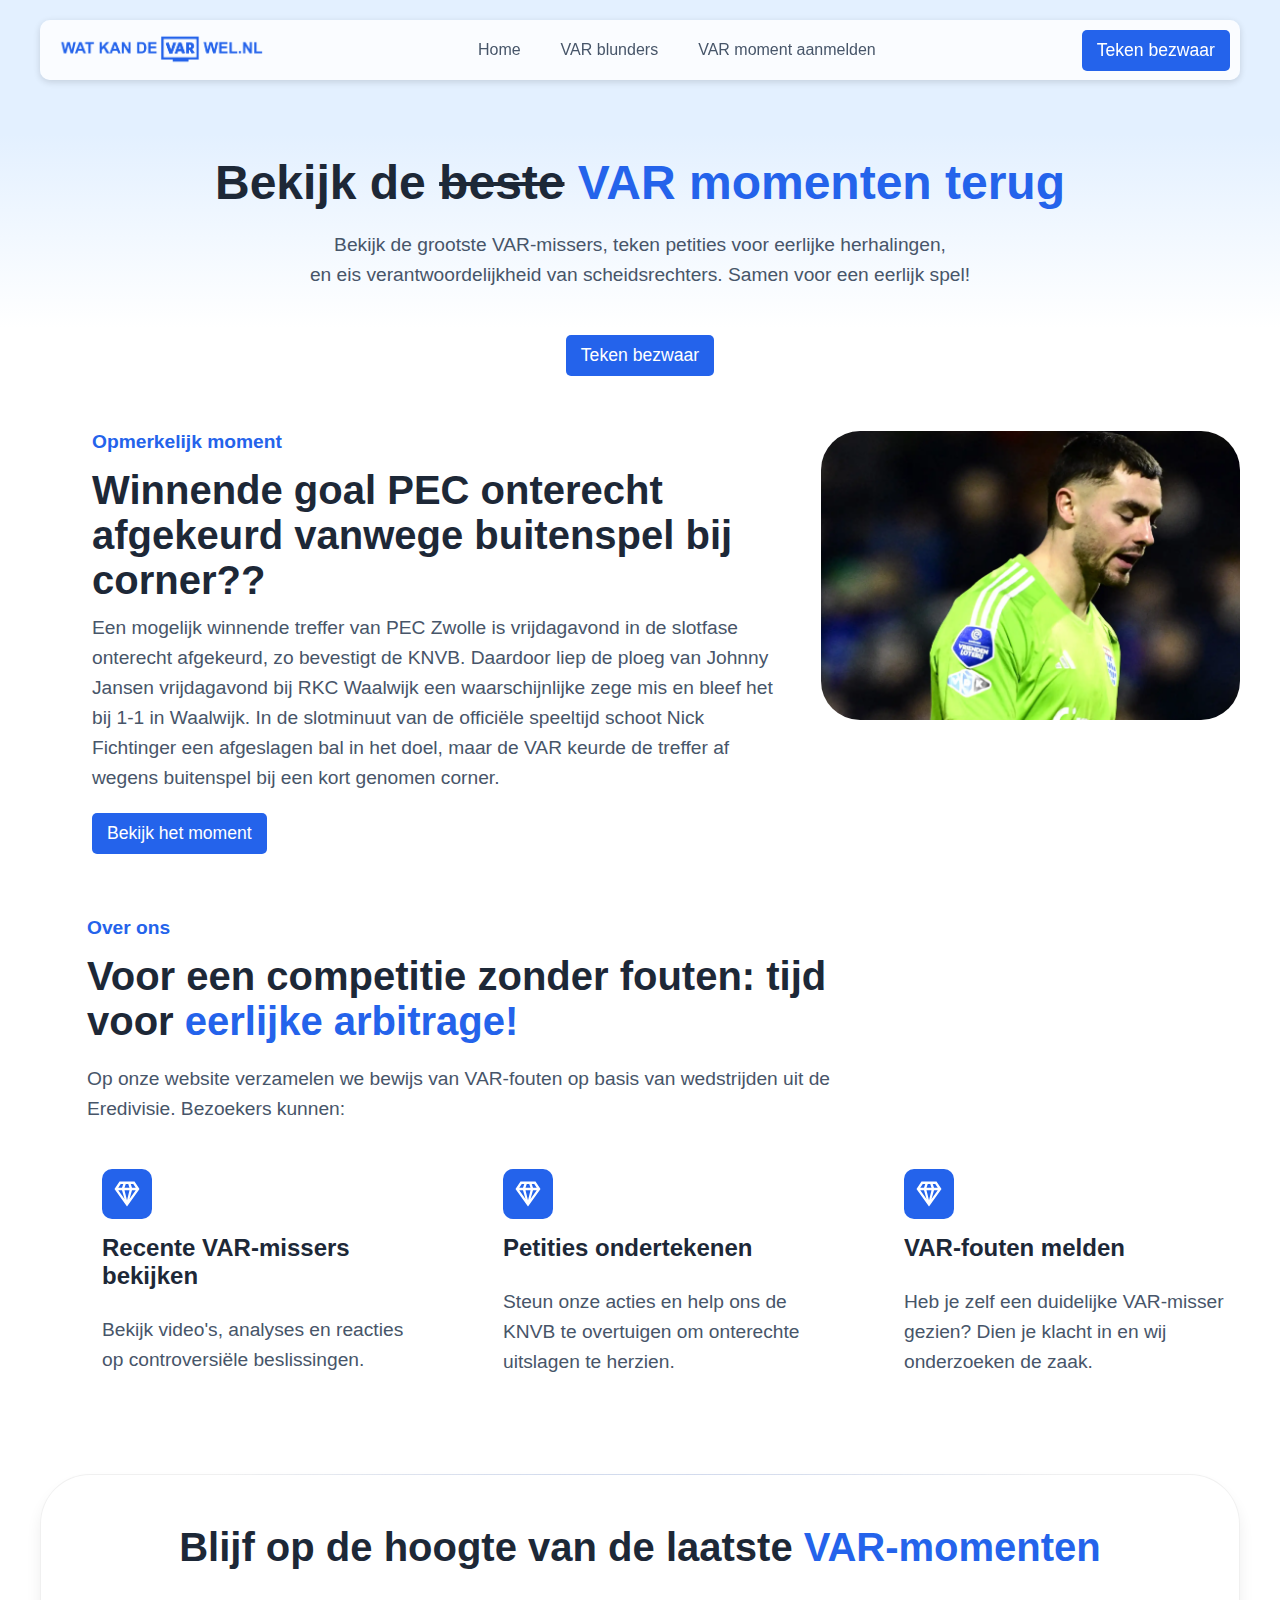
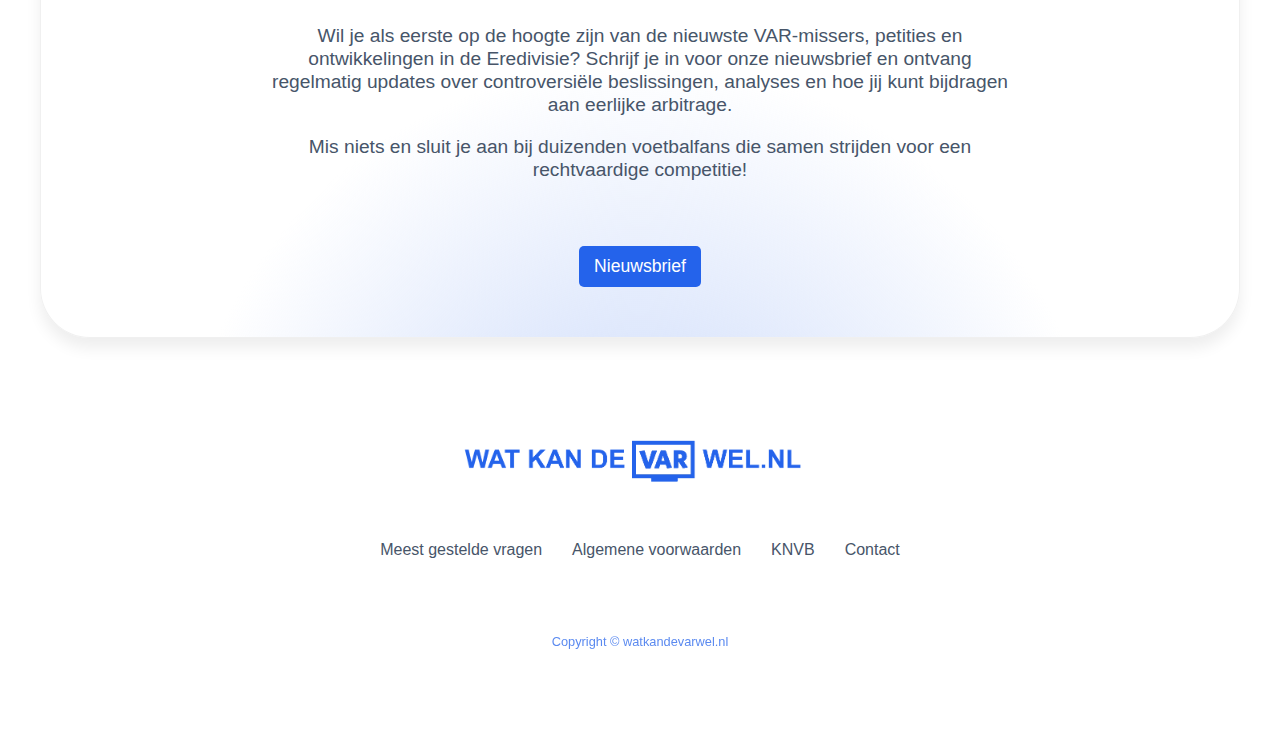
<file: index.html>
<!DOCTYPE html>
<html>
  <head>
    <title>⚽ Wat kan de VAR wel</title>
  <meta charset="utf-8">
  <meta name="viewport" content="width=device-width,initial-scale=1">
  <meta name="robots" content="index,follow">
  <meta name="generator" content="GrapesJS Studio">
  <meta name="description" content="De meest opmerkelijke VAR momenten in de Eredivisie!"/>
  <meta name="keywords" content="VAR fouten Eredivisie VAR blunders voetbal Eredivisie arbitrage fouten Petitie tegen VAR beslissingen VAR controverses Nederland Voetbalfouten Eredivisie Oneerlijke scheidsrechter beslissingen KNVB VAR beslissingen VAR klachten indienen Videoreferee fouten Eredivisie Onterechte VAR beslissingen Voetbalfans tegen VAR fouten Herziening voetbalwedstrijden Eerlijke arbitrage Eredivisie VAR beslissingen analyseren Voetbalpetitie Nederland Controversiële voetbalbeslissingen Protest tegen VAR Nederland VAR probleem melden Voetbal eerlijkheid en transparantie"/>
  <meta property="og:title" content="⚽ Wat kan de VAR wel"/>
  <meta property="og:description" content="De meest opmerkelijke VAR momenten in de Eredivisie!"/>
  <meta property="og:image" content="https://sassets.knvb.nl/sites/knvb.nl/files/styles/ls-1366x768/public/field/image/Doelpunt%20Afgekeurd%20-%20Buitenspel_0.png?itok=xvklH0fV"/>
  <link rel="icon" href="assets/favi.ico"/>
  <link rel="stylesheet" href="./style.css">
  <meta name="google-adsense-account" content="ca-pub-2306386397378799"/>
  </head>
  <body id="iau9"><div id="i6po" class="gjs-grid-row"><div id="itjq" class="gjs-grid-column"><div id="iyd2" class="gjs-grid-row"><div id="iqjl" class="gjs-grid-column"><img id="i55a5r" src="assets/varwel.png"/></div><div id="iffs" class="gjs-grid-column"><div id="it00l" class="gjs-grid-row"><div id="irtfd" class="gjs-grid-column"><a id="icfyb" href="./index.html" class="gjs-link">Home</a><a href="./blunders.html" id="infmy1" class="gjs-link">VAR blunders<br/></a></div><div id="icyzp" class="gjs-grid-column"><a id="i88iz" href="./aanmelden.html" class="gjs-link"><span id="i8p5wh">VAR moment aanmelden<br id="isfmud-2"/></span></a></div></div></div><div id="id7x" class="gjs-grid-column"><a id="i1mew" href="./bezwaar.html" class="gjs-button">Teken bezwaar<br/></a></div></div></div></div><div id="irz7b" class="gjs-grid-row"><div id="iycz3" class="gjs-grid-column"><h1 id="irjua" class="gjs-heading">Bekijk de <span id="imbbi2">beste</span> <span id="i4jn1p" class="gjs-text-blue">VAR momenten terug<br/></span></h1><div id="itndw" class="text-main-content">Bekijk de grootste VAR-missers, teken petities voor eerlijke herhalingen,<br/>en eis verantwoordelijkheid van scheidsrechters. Samen voor een eerlijk spel!</div><a id="iar3s" href="./bezwaar.html" class="gjs-button">Teken bezwaar<br/></a><div id="ijlho5" class="gjs-grid-row"><div id="iz8m8" class="gjs-grid-column"><h4 id="ij2gh" class="gjs-heading gjs-text-blue">Opmerkelijk moment<br/></h4><h2 id="ism014" class="gjs-heading">Winnende goal PEC onterecht afgekeurd vanwege buitenspel bij corner??</h2><div id="igrx8" class="text-main-content"><span class="hljs-tag"></span>Een mogelijk winnende treffer van PEC Zwolle is vrijdagavond in de slotfase onterecht afgekeurd, zo bevestigt de KNVB. Daardoor liep de ploeg van Johnny Jansen vrijdagavond bij RKC Waalwijk een waarschijnlijke zege mis en bleef het bij 1-1 in Waalwijk. In de slotminuut van de officiële speeltijd schoot Nick Fichtinger een afgeslagen bal in het doel, maar de VAR keurde de treffer af wegens buitenspel bij een kort genomen corner.<br/></div><a id="iqx3z1" href="./pec-rkc.html" class="gjs-button">Bekijk het moment<br/></a></div><div id="ifr2ky" class="gjs-grid-column"><img id="i8uo5y" src="assets/gettyimages_2028785298.jpg_auto_webp_format_pjpg_width_3840_quality_60"/></div></div></div></div><script async src="https://pagead2.googlesyndication.com/pagead/js/adsbygoogle.js?client=ca-pub-2306386397378799"
     crossorigin="anonymous"></script>
<ins class="adsbygoogle"
     style="display:block; text-align:center;"
     data-ad-layout="in-article"
     data-ad-format="fluid"
     data-ad-client="ca-pub-2306386397378799"
     data-ad-slot="1709935432"></ins>
<script>
     (adsbygoogle = window.adsbygoogle || []).push({});
</script><div id="ioyxg" class="gjs-grid-row"><div id="i8w4i" class="gjs-grid-column"><h4 id="ihs4lb" class="gjs-heading gjs-text-blue">Over ons<br/></h4><h2 id="iiacm" class="gjs-heading">Voor een competitie zonder fouten: tijd voor <span id="icxfor" class="gjs-text-blue">eerlijke arbitrage!<br/></span></h2><div id="ia21sa" class="text-main-content">Op onze website verzamelen we bewijs van VAR-fouten op basis van wedstrijden uit de Eredivisie. Bezoekers kunnen:</div><div id="ixzh1" class="gjs-grid-row"><div id="ilpi3" class="gjs-grid-column feature-item"><div data-type-icon id="ipmqo6" class="gjs-icon gjs-feature-icon"><svg viewBox="0 0 24 24"><path d="M16 9h3l-5 7m-4-7h4l-2 8M5 9h3l2 7m5-12h2l2 3h-3m-5-3h2l1 3h-4M7 4h2L8 7H5m1-5L2 8l10 14L22 8l-4-6H6z">
  </path></svg></div><h3 id="in9ef" class="gjs-heading">Recente VAR-missers bekijken</h3><div id="i8isa" class="text-main-content">Bekijk video's, analyses en reacties op controversiële beslissingen.</div></div><div id="ic57kq" class="gjs-grid-column feature-item"><div data-type-icon id="ibdusm" class="gjs-icon gjs-feature-icon"><svg viewBox="0 0 24 24"><path d="M16 9h3l-5 7m-4-7h4l-2 8M5 9h3l2 7m5-12h2l2 3h-3m-5-3h2l1 3h-4M7 4h2L8 7H5m1-5L2 8l10 14L22 8l-4-6H6z">
  </path></svg></div><h3 id="ica43q" class="gjs-heading">Petities ondertekenen</h3><div id="ickn3f" class="text-main-content">Steun onze acties en help ons de KNVB te overtuigen om onterechte uitslagen te herzien.</div></div><div id="idv32l" class="gjs-grid-column feature-item"><div data-type-icon id="ipmept" class="gjs-icon gjs-feature-icon"><svg viewBox="0 0 24 24"><path d="M16 9h3l-5 7m-4-7h4l-2 8M5 9h3l2 7m5-12h2l2 3h-3m-5-3h2l1 3h-4M7 4h2L8 7H5m1-5L2 8l10 14L22 8l-4-6H6z"></path></svg></div><h3 id="ieu6p6" class="gjs-heading">VAR-fouten melden</h3><div id="izqkf7" class="text-main-content">Heb je zelf een duidelijke VAR-misser gezien? Dien je klacht in en wij onderzoeken de zaak.</div></div></div></div></div><div id="iz29ek" class="gjs-grid-row"><div id="ik2rdi" class="gjs-grid-column"><h2 id="i83vu9" class="gjs-heading">Blijf op de hoogte van de laatste <span id="i7owfh" class="gjs-text-blue">VAR-momenten</span></h2><div id="in201n" class="text-main-content"><p id="id3a5g">Wil je als eerste op de hoogte zijn van de nieuwste VAR-missers, petities en ontwikkelingen in de Eredivisie? Schrijf je in voor onze nieuwsbrief en ontvang regelmatig updates over controversiële beslissingen, analyses en hoe jij kunt bijdragen aan eerlijke arbitrage.<br/></p><p id="ibxc55">Mis niets en sluit je aan bij duizenden voetbalfans die samen strijden voor een rechtvaardige competitie!</p></div><a id="iwgwt5" href="./nieuwsbrief.html" class="gjs-button">Nieuwsbrief</a></div></div><div id="iv3be5" class="gjs-grid-row"><div id="ilriti" class="gjs-grid-column"><div id="im0rle" class="gjs-grid-row"><div id="iotp6j" class="gjs-grid-column"><img id="isjl16" src="assets/varwel.png"/></div><div id="i1hx7l" class="gjs-grid-column"><a id="ij7g8t" title="" href="./veelgestelde-vragen.html" class="gjs-link">Meest gestelde vragen<br/></a><a id="ipjdtn" href="./voorwaarden.html" class="gjs-link">Algemene voorwaarden<br/></a><a id="ikj01e" href="https://www.knvb.nl/" class="gjs-link">KNVB<br/></a><a id="i2sl68" href="./contact.html" class="gjs-link">Contact</a></div></div><div id="it6g1v" class="gjs-text-blue">Copyright © watkandevarwel.nl<br/></div></div></div></body>
</html>
</file>
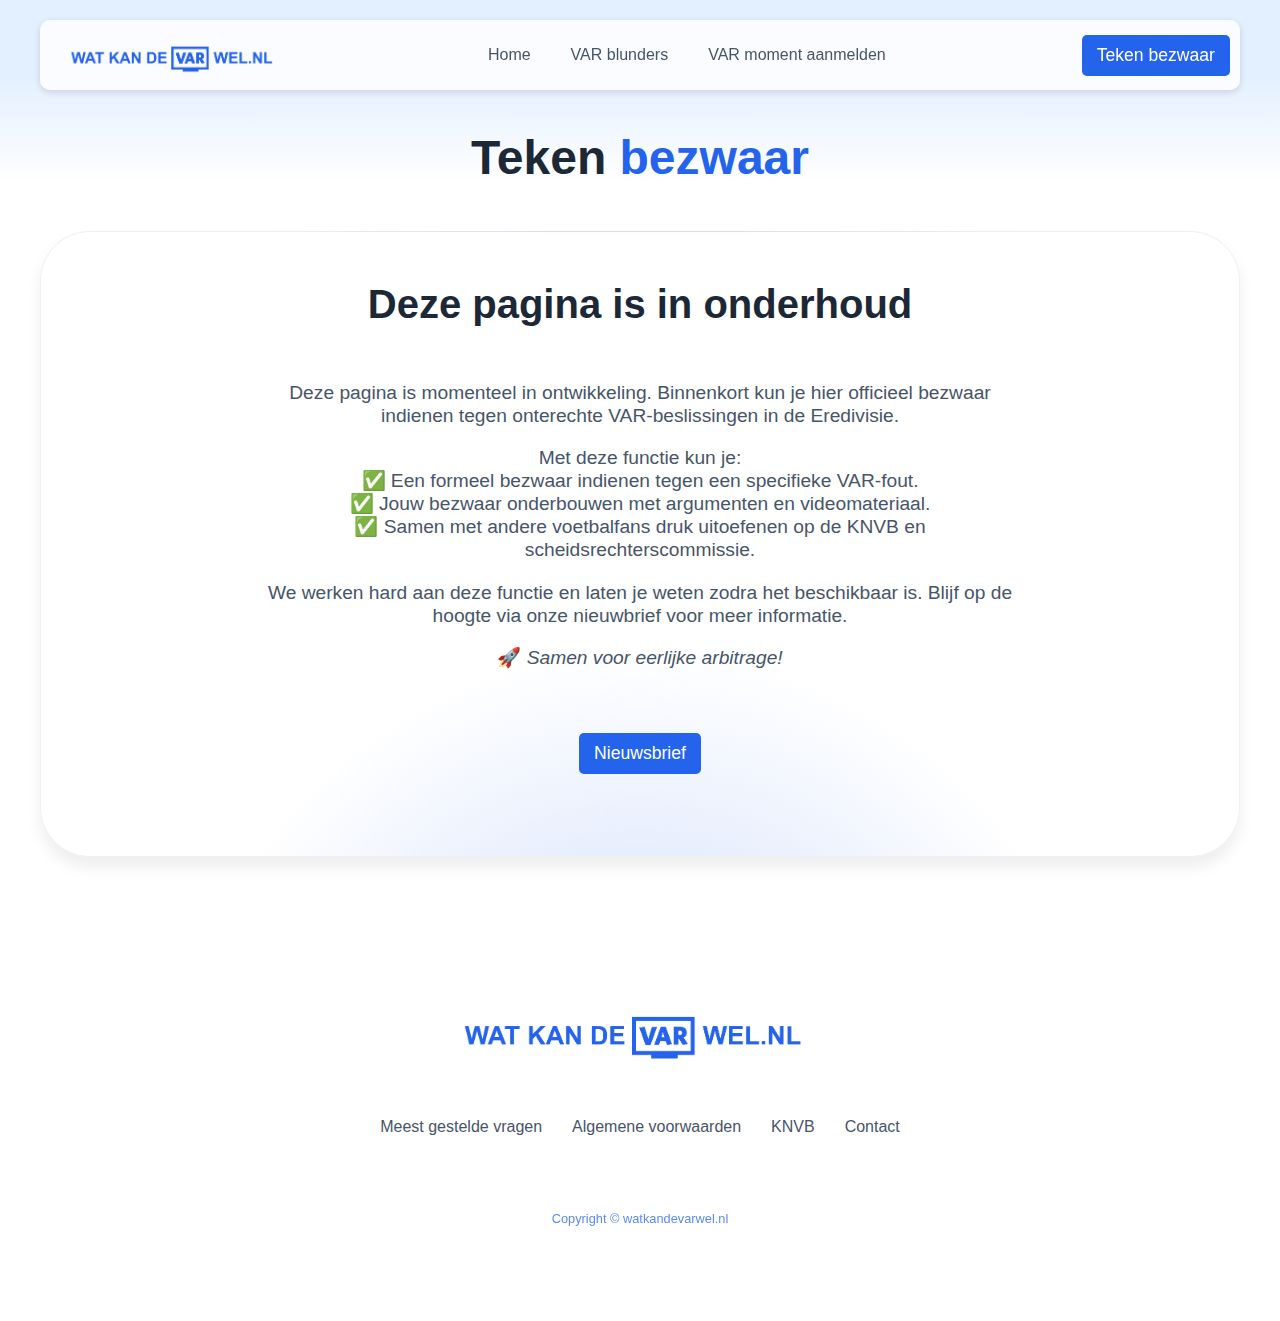
<file: bezwaar.html>
<!DOCTYPE html>
<html>
  <head>
    <title>⚽ Wat kan de VAR wel</title>
  <meta charset="utf-8">
  <meta name="viewport" content="width=device-width,initial-scale=1">
  <meta name="robots" content="index,follow">
  <meta name="generator" content="GrapesJS Studio">
  <meta name="description" content="Bezwaar Indienen tegen VAR-beslissingen |"/>
  <meta name="keywords" content="VAR bezwaar, VAR klacht indienen, onterechte VAR beslissing, Eredivisie arbitrage, KNVB bezwaar, VAR fouten melden, voetbal arbitrage bezwaar, VAR protest, eerlijke arbitrage, herziening wedstrijd Eredivisie."/>
  <meta property="og:title" content="⚽ Wat kan de VAR wel"/>
  <meta property="og:description" content="De meest opmerkelijke VAR momenten in de Eredivisie!"/>
  <meta property="og:image" content="https://sassets.knvb.nl/sites/knvb.nl/files/styles/ls-1366x768/public/field/image/Doelpunt%20Afgekeurd%20-%20Buitenspel_0.png?itok=xvklH0fV"/>
  <link rel="icon" href="assets/favi.ico"/>
  <link rel="stylesheet" href="./style.css">
  </head>
  <body id="ilmvkh"><div id="i3a2ti" class="gjs-grid-row"><div id="i78s1t" class="gjs-grid-column"><div id="ir60ys" class="gjs-grid-row"><div id="icqmho" class="gjs-grid-column"><a href="./index.html" id="i0mk04" class="gjs-link-box"><img src="assets/varwel.png" id="ifq1a5"/></a></div><div id="ii50eo" class="gjs-grid-column"><div id="ig10l8" class="gjs-grid-row"><div id="iq2fvh" class="gjs-grid-column"><a href="./index.html" id="i78sc6" class="gjs-link">Home</a><a href="./blunders.html" id="i3i18e" class="gjs-link">VAR blunders<br/></a></div><div id="imyi5o" class="gjs-grid-column"><a href="./aanmelden.html" id="isvgpt" class="gjs-link"><span>VAR moment aanmelden<br/></span></a></div></div></div><div id="icfunf" class="gjs-grid-column"><a id="iuczvp" href="./bezwaar.html" class="gjs-button">Teken bezwaar<br/></a></div></div></div></div><section id="iau1xu" class="gjs-section"><div class="gjs-container"><h1 id="ikvtcw" class="gjs-heading">Teken <span id="iwoozl" class="gjs-text-blue">bezwaar<br/></span></h1><form method="get" id="i2y83u"></form></div></section><div id="i47tv1" class="gjs-grid-row"><div id="im66im" class="gjs-grid-column"><h2 id="i84kno" class="gjs-heading">Deze pagina is in onderhoud</h2><div id="inwvsg" class="text-main-content"><p>Deze pagina is momenteel in ontwikkeling. Binnenkort kun je hier officieel bezwaar indienen tegen onterechte VAR-beslissingen in de Eredivisie.</p><p id="idwrfs">Met deze functie kun je:<br/>✅ Een formeel bezwaar indienen tegen een specifieke VAR-fout.<br/>✅ Jouw bezwaar onderbouwen met argumenten en videomateriaal.<br/>✅ Samen met andere voetbalfans druk uitoefenen op de KNVB en scheidsrechterscommissie.</p><p id="ifdsv8">We werken hard aan deze functie en laten je weten zodra het beschikbaar is. Blijf op de hoogte via onze nieuwbrief voor meer informatie.</p><p>🚀 <em id="i2spvh">Samen voor eerlijke arbitrage!</em></p></div><a class="gjs-button">Nieuwsbrief</a></div></div><div id="i4x0ii" class="gjs-grid-row"><div id="im86lt" class="gjs-grid-column"><div id="iqxtke" class="gjs-grid-row"><div id="ijkack" class="gjs-grid-column"><img src="assets/varwel.png" id="irjcml"/></div><div id="i96csd" class="gjs-grid-column"><a title="" href="./veelgestelde-vragen.html" id="io6wqg" class="gjs-link">Meest gestelde vragen<br/></a><a href="./voorwaarden.html" id="ivfi1h" class="gjs-link">Algemene voorwaarden<br/></a><a href="https://www.knvb.nl/" id="izy86q" class="gjs-link">KNVB<br/></a><a href="./contact.html" id="iej07m" class="gjs-link">Contact</a></div></div><div id="iocwo2" class="gjs-text-blue">Copyright © watkandevarwel.nl<br/></div></div></div></body>
</html>
</file>
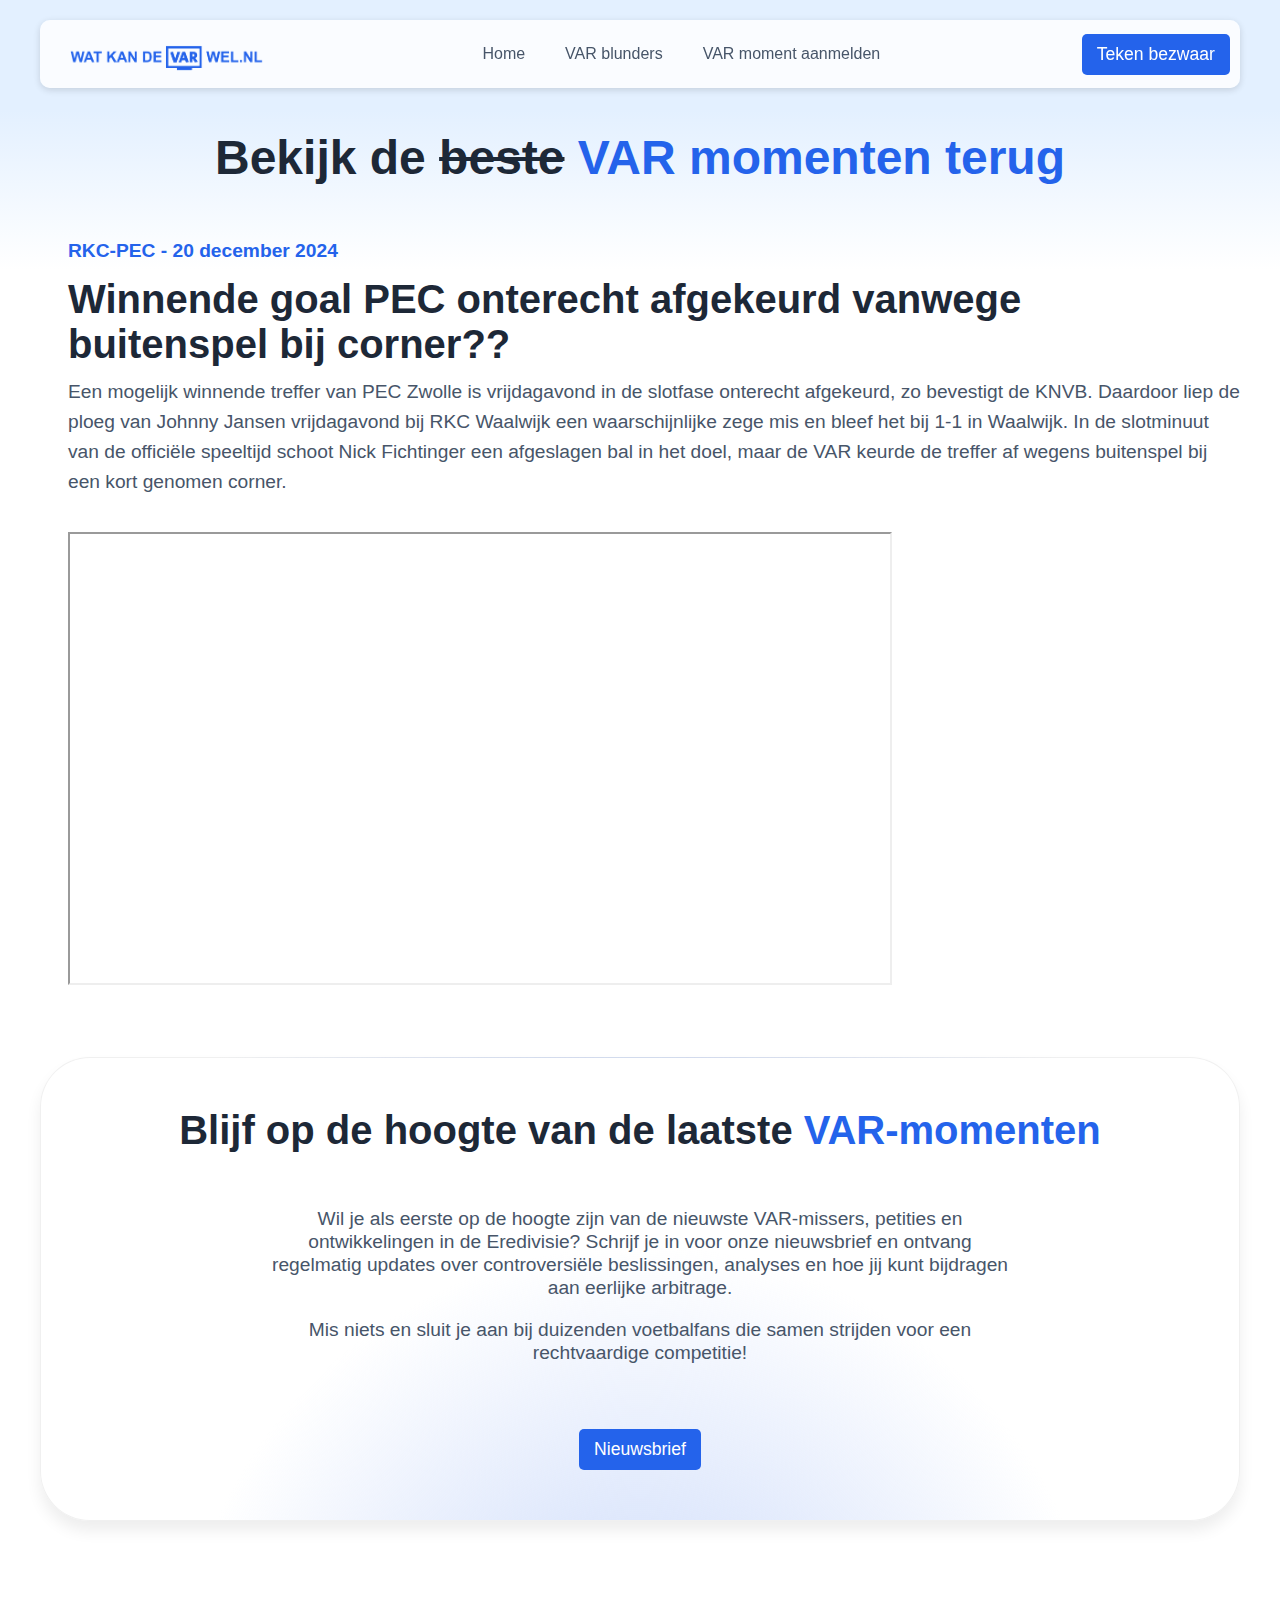
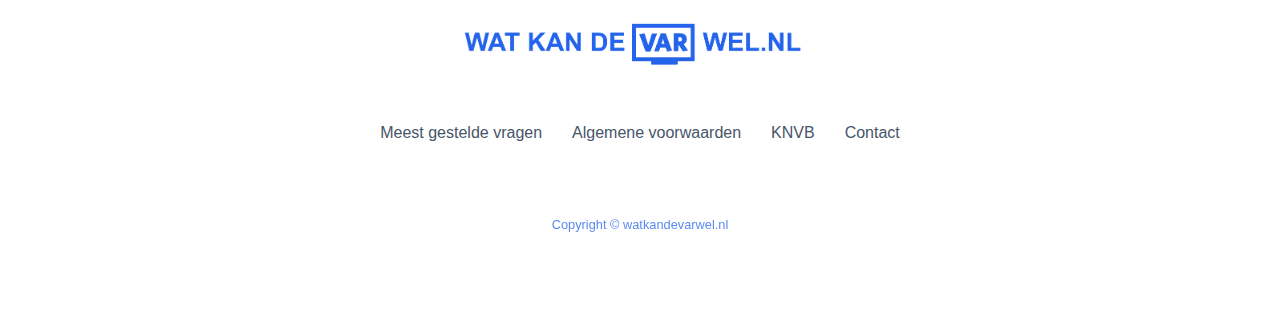
<file: blunders.html>
<!DOCTYPE html>
<html>
  <head>
    <title>⚽ Wat kan de VAR wel</title>
  <meta charset="utf-8">
  <meta name="viewport" content="width=device-width,initial-scale=1">
  <meta name="robots" content="index,follow">
  <meta name="generator" content="GrapesJS Studio">
  <meta name="description" content="Bezwaar Indienen tegen VAR-beslissingen |"/>
  <meta name="keywords" content="VAR bezwaar, VAR klacht indienen, onterechte VAR beslissing, Eredivisie arbitrage, KNVB bezwaar, VAR fouten melden, voetbal arbitrage bezwaar, VAR protest, eerlijke arbitrage, herziening wedstrijd Eredivisie."/>
  <meta property="og:title" content="⚽ Wat kan de VAR wel"/>
  <meta property="og:description" content="De meest opmerkelijke VAR momenten in de Eredivisie!"/>
  <meta property="og:image" content="https://sassets.knvb.nl/sites/knvb.nl/files/styles/ls-1366x768/public/field/image/Doelpunt%20Afgekeurd%20-%20Buitenspel_0.png?itok=xvklH0fV"/>
  <link rel="icon" href="assets/favi.ico"/>
  <link rel="stylesheet" href="./style.css">
  </head>
  <body id="ilszl7"><div id="ih5prj" class="gjs-grid-row"><div id="itzt0p" class="gjs-grid-column"><div id="io7l2s" class="gjs-grid-row"><div id="iph2yk" class="gjs-grid-column"><a href="./index.html" class="gjs-link-box" id="ic5bc7"><img src="assets/varwel.png" id="izedp6"/></a></div><div id="i5khsi" class="gjs-grid-column"><div id="iiqr2n" class="gjs-grid-row"><div id="ihkms8" class="gjs-grid-column"><a href="#feature-section" id="i6b6yj" class="gjs-link">Home</a><a href="#feature-section" id="ilpcjg" class="gjs-link">VAR blunders<br/></a></div><div id="i74mwd" class="gjs-grid-column"><a href="#testimonial-section" id="imnwxr" class="gjs-link"><span>VAR moment aanmelden<br/></span></a></div></div></div><div id="ikir24" class="gjs-grid-column"><a href="./bezwaar.html" id="i6d04j" class="gjs-button">Teken bezwaar<br/></a></div></div></div></div><div id="iyhvcq" class="gjs-grid-row"><div id="iv2fjw" class="gjs-grid-column"><h1 id="iqk6sb" class="gjs-heading">Bekijk de <span id="i6mqzk">beste</span> <span class="gjs-text-blue">VAR momenten terug<br/></span></h1><div id="i03rf2" class="gjs-grid-row"><div id="igfp5g" class="gjs-grid-column"><h4 id="ifw2bf" class="gjs-heading gjs-text-blue">RKC-PEC - 20 december 2024<br/></h4><h2 id="iukh1j" class="gjs-heading">Winnende goal PEC onterecht afgekeurd vanwege buitenspel bij corner??</h2><div id="i31o6f" class="text-main-content"><span class="hljs-tag"></span>Een mogelijk winnende treffer van PEC Zwolle is vrijdagavond in de slotfase onterecht afgekeurd, zo bevestigt de KNVB. Daardoor liep de ploeg van Johnny Jansen vrijdagavond bij RKC Waalwijk een waarschijnlijke zege mis en bleef het bij 1-1 in Waalwijk. In de slotminuut van de officiële speeltijd schoot Nick Fichtinger een afgeslagen bal in het doel, maar de VAR keurde de treffer af wegens buitenspel bij een kort genomen corner.<br/></div><iframe allowfullscreen="allowfullscreen" id="i05oyt" src="https://www.youtube-nocookie.com/embed/fAzqeF4C6q0?"></iframe></div></div></div></div><div id="io1nd2" class="gjs-grid-row"><div id="iet52a" class="gjs-grid-column"><h2 id="iqkpfs" class="gjs-heading">Blijf op de hoogte van de laatste <span class="gjs-text-blue">VAR-momenten</span></h2><div id="i7vrbn" class="text-main-content"><p>Wil je als eerste op de hoogte zijn van de nieuwste VAR-missers, petities en ontwikkelingen in de Eredivisie? Schrijf je in voor onze nieuwsbrief en ontvang regelmatig updates over controversiële beslissingen, analyses en hoe jij kunt bijdragen aan eerlijke arbitrage.<br/></p><p>Mis niets en sluit je aan bij duizenden voetbalfans die samen strijden voor een rechtvaardige competitie!</p></div><a class="gjs-button">Nieuwsbrief</a></div></div><div id="imp6ip" class="gjs-grid-row"><div id="ip3lqt" class="gjs-grid-column"><div id="in59ld" class="gjs-grid-row"><div id="i4oeti" class="gjs-grid-column"><img src="assets/varwel.png" id="iz2xdo"/></div><div id="ijfw4y" class="gjs-grid-column"><a title="" href="##" id="iwpsua" class="gjs-link">Meest gestelde vragen<br/></a><a href="##" id="i7r0ug" class="gjs-link">Algemene voorwaarden<br/></a><a href="##" id="inb3mp" class="gjs-link">KNVB<br/></a><a href="##" id="iv0h3n" class="gjs-link">Contact</a></div></div><div id="iylbpf" class="gjs-text-blue">Copyright © watkandevarwel.nl<br/></div></div></div></body>
</html>
</file>
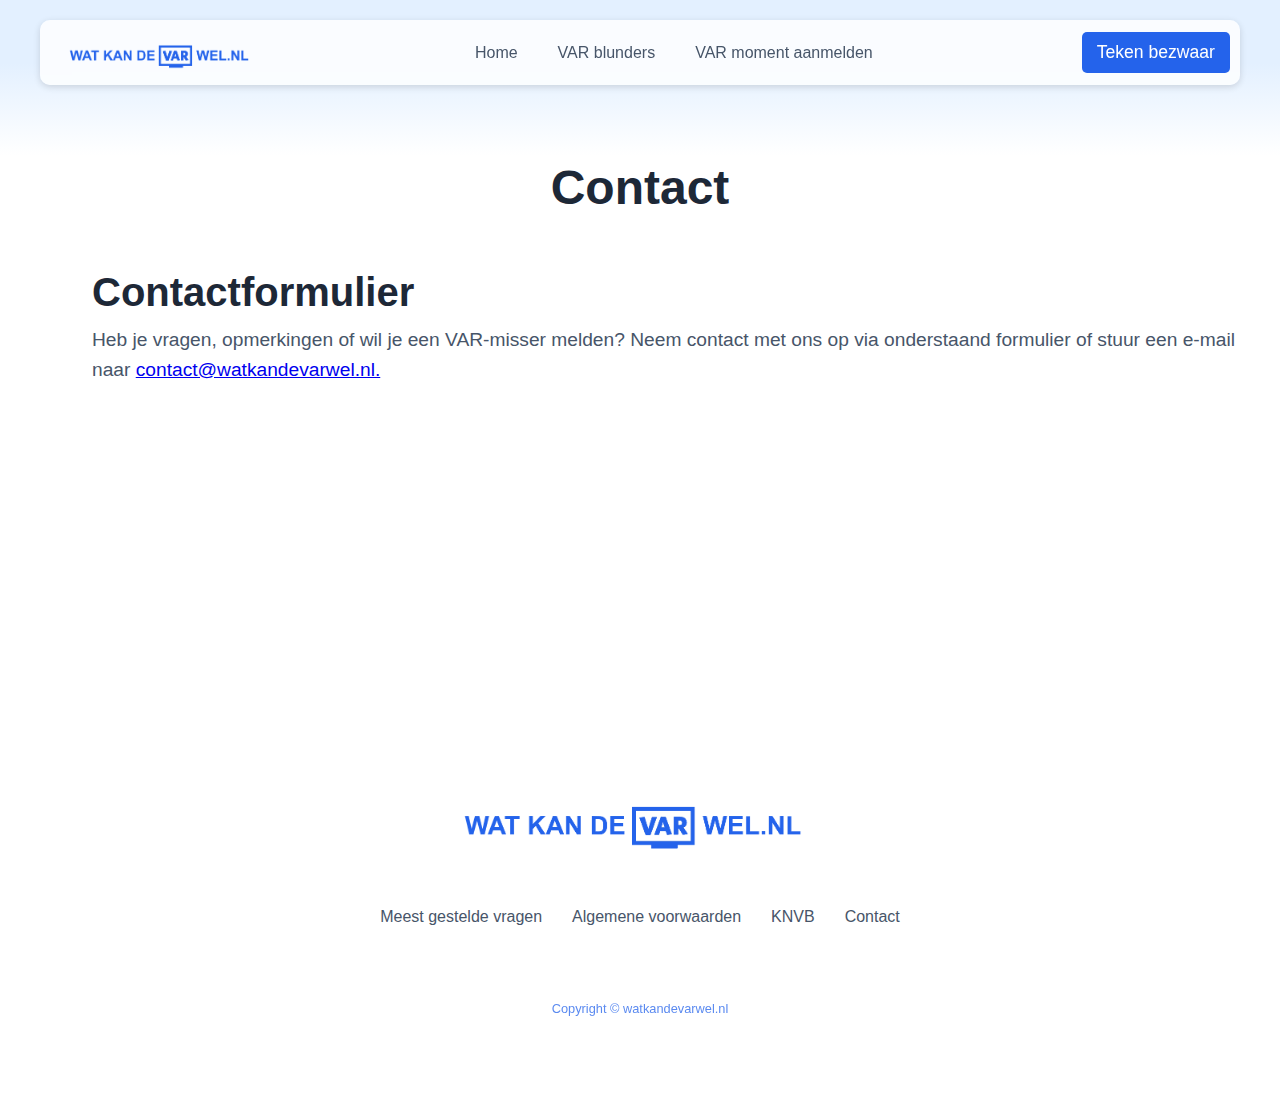
<file: contact.html>
<!DOCTYPE html>
<html>
  <head>
    <title>Contactformulier</title>
  <meta charset="utf-8">
  <meta name="viewport" content="width=device-width,initial-scale=1">
  <meta name="robots" content="index,follow">
  <meta name="generator" content="GrapesJS Studio">
  <meta name="description" content="Heb je vragen, opmerkingen of wil je een VAR-misser melden? Neem contact met ons op via onderstaand formulier of stuur een e-mail naar contact@watkandevarwel.nl"/>
  <meta name="keywords" content="contact"/>
  <meta property="og:title" content="Contactformulier"/>
  <meta property="og:description" content="Heb je vragen, opmerkingen of wil je een VAR-misser melden? Neem contact met ons op via onderstaand formulier of stuur een e-mail naar contact@watkandevarwel.nl"/>
  <meta property="og:image" content="https://assets.goal.com/images/v3/getty-2028785298/crop/MM5DGMRTHA5DCOBSGI5G433XMU5DAORQ/GettyImages-2028785298.jpg?auto=webp&format=pjpg&width=3840&quality=60"/>
  <link rel="icon" href="assets/favi.ico"/>
  <link rel="stylesheet" href="./style.css">
  <link rel="stylesheet" href="./contact.css"/>
  </head>
  <body id="if59dj"><div id="if33po" class="gjs-grid-row"><div id="i2b98z" class="gjs-grid-column"><div id="iozr73" class="gjs-grid-row"><div id="iiqpj2" class="gjs-grid-column"><a href="./index.html" class="gjs-link-box" id="ilptcj"><img src="assets/varwel.png" id="ibp2h5"/></a></div><div id="i0ktyc" class="gjs-grid-column"><div id="ixmgfu" class="gjs-grid-row"><div id="iajmgz" class="gjs-grid-column"><a href="./index.html" id="i2qk7j" class="gjs-link">Home</a><a href="./blunders.html" id="ixglwi" class="gjs-link">VAR blunders<br/></a></div><div id="iq8d9b" class="gjs-grid-column"><a href="./aanmelden.html" id="i777ic" class="gjs-link"><span id="ipvr04">VAR moment aanmelden<br/></span></a></div></div></div><div id="ij5ga7" class="gjs-grid-column"><a href="./bezwaar.html" id="iew186" class="gjs-button">Teken bezwaar<br/></a></div></div></div></div><div id="ifxs4n" class="gjs-grid-row"><div id="i3kp7h" class="gjs-grid-column"><h1 id="iwr33h" class="gjs-heading">Contact<span class="gjs-text-blue"><br/></span></h1><div id="innag6" class="gjs-grid-row"><div id="ir1uej" class="gjs-grid-column"><h2 id="i08dts" class="gjs-heading">Contactformulier</h2><div id="iw3i3s" class="text-main-content">Heb je vragen, opmerkingen of wil je een VAR-misser melden? Neem contact met ons op via onderstaand formulier of stuur een e-mail naar <a href="mailto:contact@watkandevarwel.nl" id="iyqd14">contact@watkandevarwel.nl.</a></div></div></div></div></div><div id="ixb2fu" class="gjs-grid-row"><div id="iwznfx" class="gjs-grid-column"><div id="isvt34" class="gjs-grid-row"><div id="ibtui9" class="gjs-grid-column"><img src="assets/varwel.png" id="iwaeoa"/></div><div id="i14hpu" class="gjs-grid-column"><a title="" href="./veelgestelde-vragen.html" id="iuk2t3" class="gjs-link">Meest gestelde vragen<br/></a><a href="./voorwaarden.html" id="i8cpch" class="gjs-link">Algemene voorwaarden<br/></a><a href="https://www.knvb.nl/" id="irobjb" class="gjs-link">KNVB<br/></a><a href="./contact.html" id="iroo9p" class="gjs-link">Contact</a></div></div><div id="io4wcp" class="gjs-text-blue">Copyright © watkandevarwel.nl<br/></div></div></div></body>
</html>
</file>
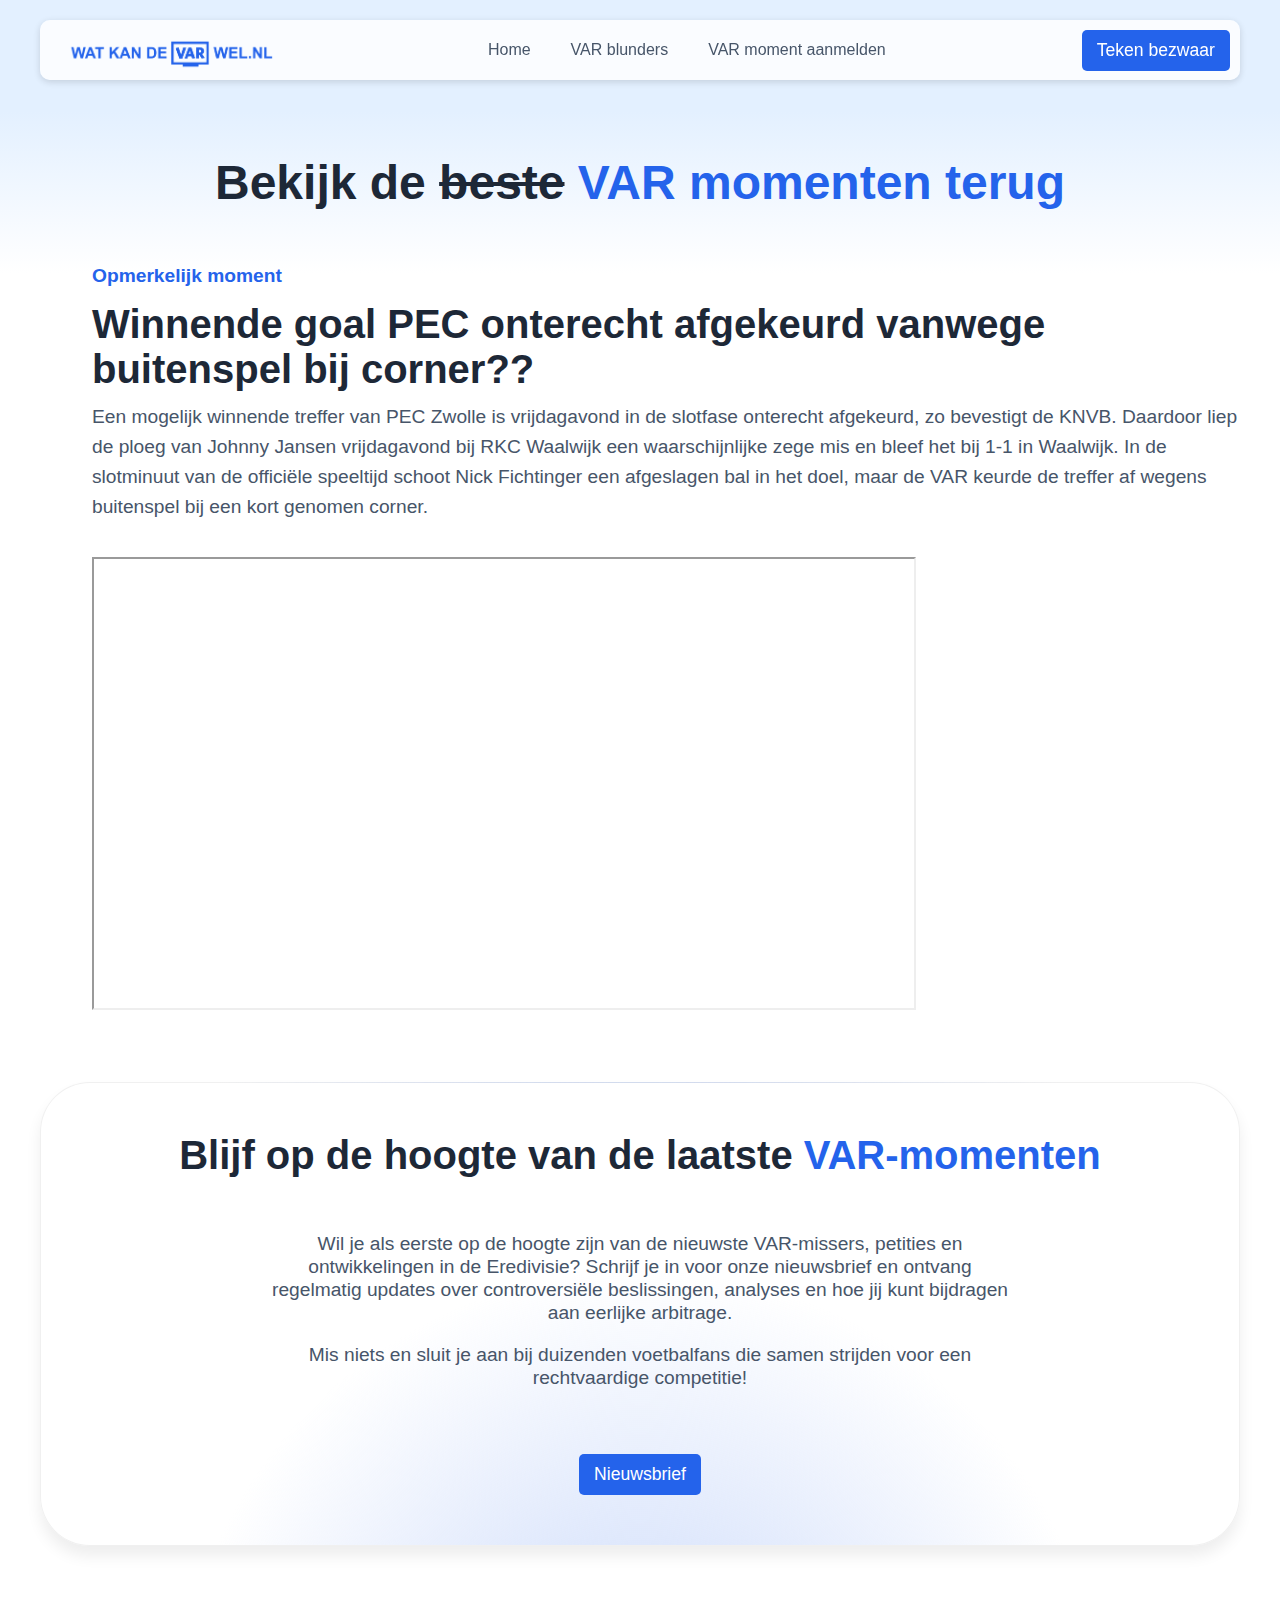
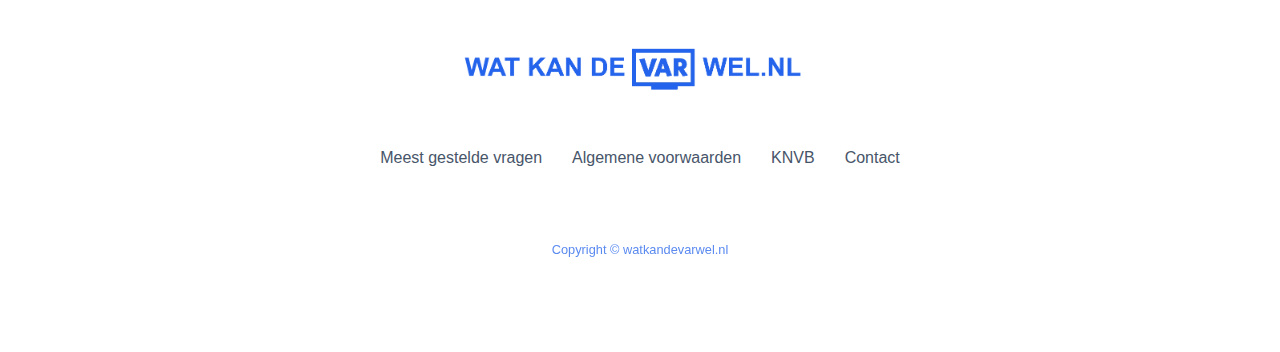
<file: pec-rkc.html>
<!DOCTYPE html>
<html>
  <head>
    <title>⚽ Wat kan de VAR wel</title>
  <meta charset="utf-8">
  <meta name="viewport" content="width=device-width,initial-scale=1">
  <meta name="robots" content="index,follow">
  <meta name="generator" content="GrapesJS Studio">
  <meta name="description" content="Bezwaar Indienen tegen VAR-beslissingen |"/>
  <meta name="keywords" content="VAR bezwaar, VAR klacht indienen, onterechte VAR beslissing, Eredivisie arbitrage, KNVB bezwaar, VAR fouten melden, voetbal arbitrage bezwaar, VAR protest, eerlijke arbitrage, herziening wedstrijd Eredivisie."/>
  <meta property="og:title" content="⚽ Wat kan de VAR wel"/>
  <meta property="og:description" content="De meest opmerkelijke VAR momenten in de Eredivisie!"/>
  <meta property="og:image" content="https://sassets.knvb.nl/sites/knvb.nl/files/styles/ls-1366x768/public/field/image/Doelpunt%20Afgekeurd%20-%20Buitenspel_0.png?itok=xvklH0fV"/>
  <link rel="icon" href="assets/favi.ico"/>
  <link rel="stylesheet" href="./style.css">
  </head>
  <body id="ikqid9"><div id="i7bn9h" class="gjs-grid-row"><div id="iu6ggj" class="gjs-grid-column"><div id="if5h7h" class="gjs-grid-row"><div id="i8xhsh" class="gjs-grid-column"><a id="iz3twl" href="./index.html" class="gjs-link-box"><img src="assets/varwel.png" id="io4bfg"/></a></div><div id="itkt7l" class="gjs-grid-column"><div id="izoon6" class="gjs-grid-row"><div id="iiq601" class="gjs-grid-column"><a href="./index.html" id="ibv55j" class="gjs-link">Home</a><a href="./blunders.html" id="imopk1" class="gjs-link">VAR blunders<br/></a></div><div id="iegi5z" class="gjs-grid-column"><a href="./aanmelden.html" id="ikcxo9" class="gjs-link"><span id="ilae79">VAR moment aanmelden<br/></span></a></div></div></div><div id="iz6g6e" class="gjs-grid-column"><a href="./bezwaar.html" id="iugl0t" class="gjs-button">Teken bezwaar<br/></a></div></div></div></div><div id="inyagk" class="gjs-grid-row"><div id="i2we3k" class="gjs-grid-column"><h1 id="ixe63j" class="gjs-heading">Bekijk de <span id="i5m3ah">beste</span> <span class="gjs-text-blue">VAR momenten terug<br/></span></h1><div id="ir4aq7" class="gjs-grid-row"><div id="ii867f" class="gjs-grid-column"><h4 id="ixe3gp" class="gjs-heading gjs-text-blue">Opmerkelijk moment<br/></h4><h2 id="inwj8c" class="gjs-heading">Winnende goal PEC onterecht afgekeurd vanwege buitenspel bij corner??</h2><div id="is1qsl" class="text-main-content"><span class="hljs-tag"></span>Een mogelijk winnende treffer van PEC Zwolle is vrijdagavond in de slotfase onterecht afgekeurd, zo bevestigt de KNVB. Daardoor liep de ploeg van Johnny Jansen vrijdagavond bij RKC Waalwijk een waarschijnlijke zege mis en bleef het bij 1-1 in Waalwijk. In de slotminuut van de officiële speeltijd schoot Nick Fichtinger een afgeslagen bal in het doel, maar de VAR keurde de treffer af wegens buitenspel bij een kort genomen corner.<br/></div><iframe allowfullscreen="allowfullscreen" id="ibbzhc" src="https://www.youtube-nocookie.com/embed/fAzqeF4C6q0?"></iframe></div></div></div></div><div id="i9q4dl" class="gjs-grid-row"><div id="i4vmxf" class="gjs-grid-column"><h2 id="ijum39" class="gjs-heading">Blijf op de hoogte van de laatste <span class="gjs-text-blue">VAR-momenten</span></h2><div id="i1lxwg" class="text-main-content"><p>Wil je als eerste op de hoogte zijn van de nieuwste VAR-missers, petities en ontwikkelingen in de Eredivisie? Schrijf je in voor onze nieuwsbrief en ontvang regelmatig updates over controversiële beslissingen, analyses en hoe jij kunt bijdragen aan eerlijke arbitrage.<br/></p><p>Mis niets en sluit je aan bij duizenden voetbalfans die samen strijden voor een rechtvaardige competitie!</p></div><a class="gjs-button">Nieuwsbrief</a></div></div><div id="it6ets" class="gjs-grid-row"><div id="i9cmzj" class="gjs-grid-column"><div id="i5dvyv" class="gjs-grid-row"><div id="i0rsha" class="gjs-grid-column"><img src="assets/varwel.png" id="iu6ep7"/></div><div id="ikubk8" class="gjs-grid-column"><a title="" href="./veelgestelde-vragen.html" id="i80sao" class="gjs-link">Meest gestelde vragen<br/></a><a href="./voorwaarden.html" id="igibb2" class="gjs-link">Algemene voorwaarden<br/></a><a href="https://www.knvb.nl/" id="iyj9ee" class="gjs-link">KNVB<br/></a><a href="./contact.html" id="icettx" class="gjs-link">Contact</a></div></div><div id="is60oo" class="gjs-text-blue">Copyright © watkandevarwel.nl<br/></div></div></div></body>
</html>
</file>
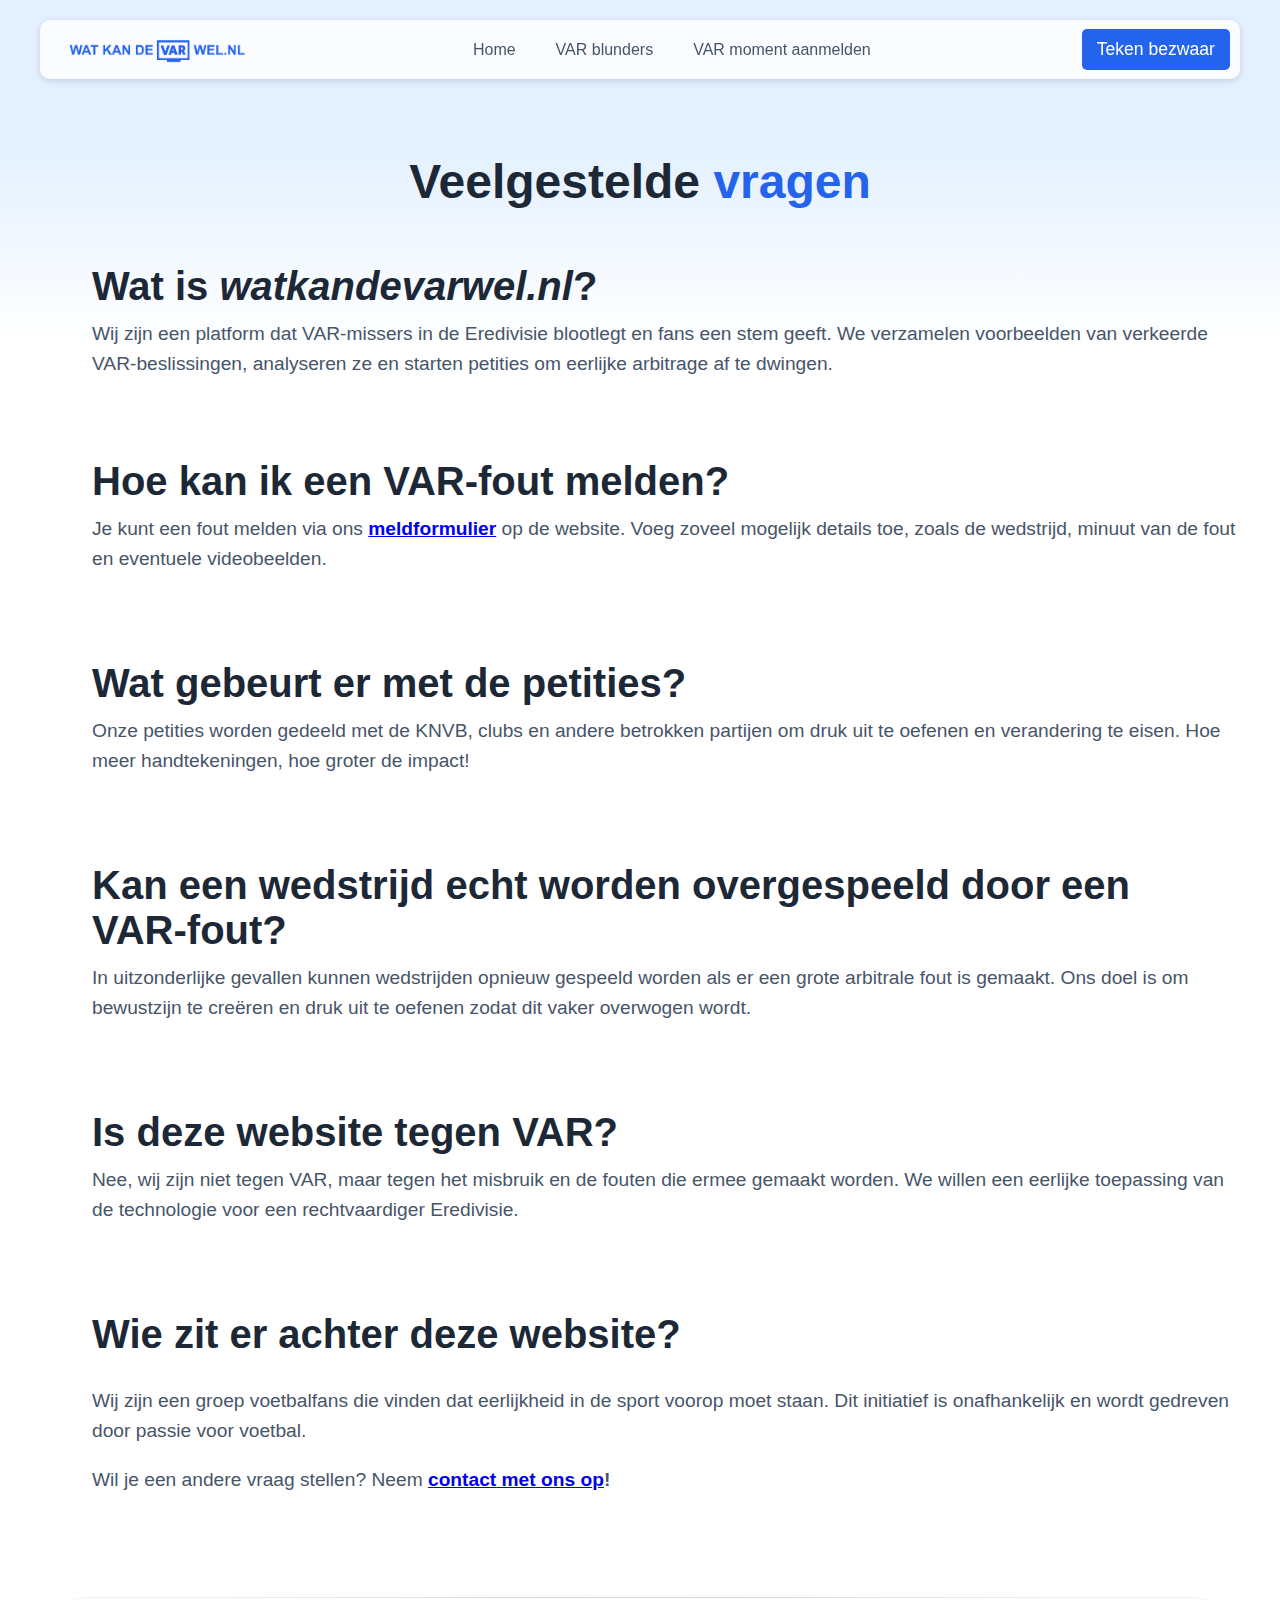
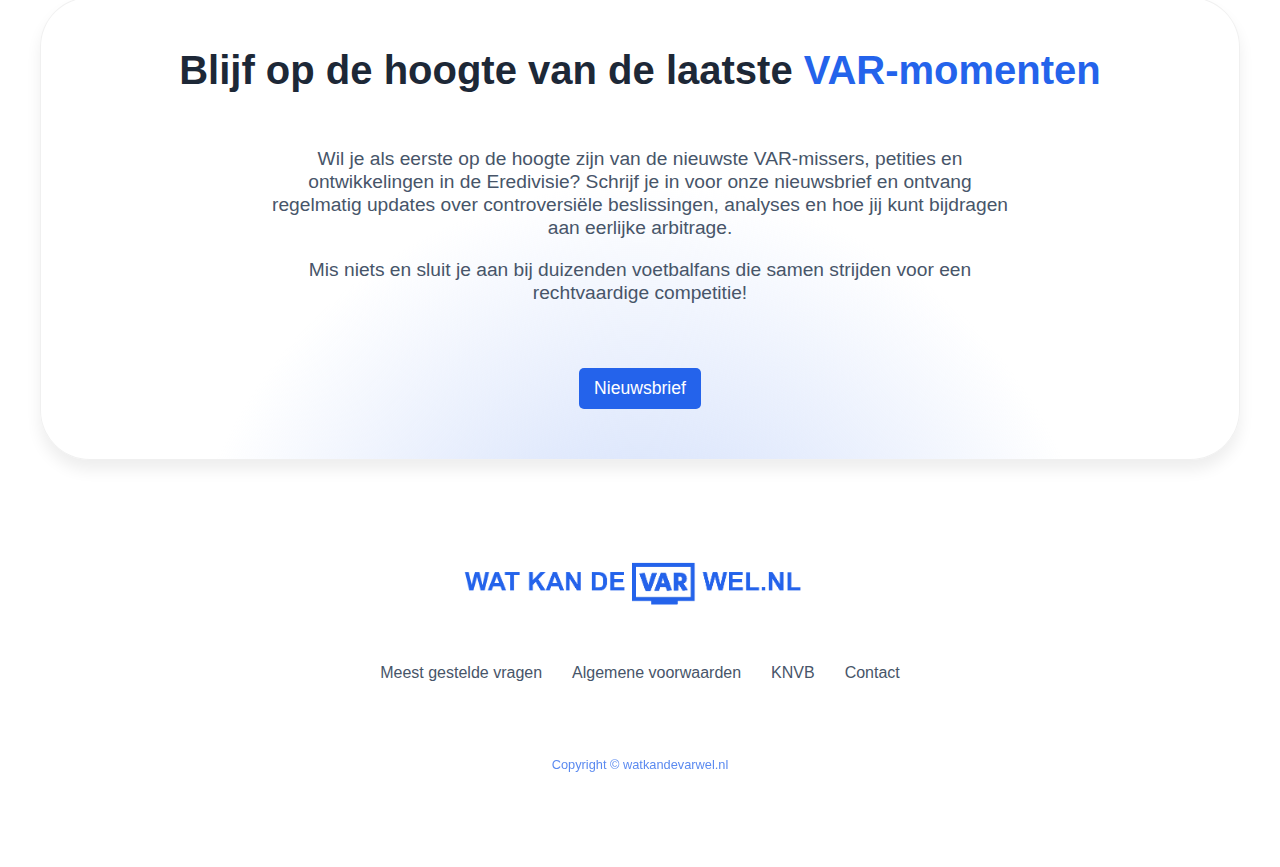
<file: veelgestelde-vragen.html>
<!DOCTYPE html>
<html>
  <head>
    <title>veelgestelde vragen</title>
  <meta charset="utf-8">
  <meta name="viewport" content="width=device-width,initial-scale=1">
  <meta name="robots" content="index,follow">
  <meta name="generator" content="GrapesJS Studio">
  <meta name="description" content="Bezwaar Indienen tegen VAR-beslissingen |"/>
  <meta name="keywords" content="VAR bezwaar, VAR klacht indienen, onterechte VAR beslissing, Eredivisie arbitrage, KNVB bezwaar, VAR fouten melden, voetbal arbitrage bezwaar, VAR protest, eerlijke arbitrage, herziening wedstrijd Eredivisie."/>
  <meta property="og:title" content="veelgestelde vragen"/>
  <meta property="og:description" content="De meest opmerkelijke VAR momenten in de Eredivisie!"/>
  <meta property="og:image" content="https://sassets.knvb.nl/sites/knvb.nl/files/styles/ls-1366x768/public/field/image/Doelpunt%20Afgekeurd%20-%20Buitenspel_0.png?itok=xvklH0fV"/>
  <link rel="icon" href="assets/favi.ico"/>
  <link rel="stylesheet" href="./style.css">
  <link rel="stylesheet" href="./vragen.css"/>
  </head>
  <body id="i5xrfz"><div id="ick78e" class="gjs-grid-row"><div id="ice7xl" class="gjs-grid-column"><div id="ik0j6y" class="gjs-grid-row"><div id="idf1d4" class="gjs-grid-column"><a href="./index.html" class="gjs-link-box" id="ionbtd"><img src="assets/varwel.png" id="iud60p"/></a></div><div id="i846gk" class="gjs-grid-column"><div id="i1ajkv" class="gjs-grid-row"><div id="icbo1d" class="gjs-grid-column"><a href="./index.html" id="izz97g" class="gjs-link">Home</a><a href="./blunders.html" id="i5117a" class="gjs-link">VAR blunders<br/></a></div><div id="ifed1d" class="gjs-grid-column"><a href="./aanmelden.html" id="ithjjj" class="gjs-link"><span>VAR moment aanmelden<br/></span></a></div></div></div><div id="iwvk2h" class="gjs-grid-column"><a href="./bezwaar.html" class="gjs-button" id="ihomqs">Teken bezwaar<br/></a></div></div></div></div><div id="irsm0f" class="gjs-grid-row"><div id="iijudf" class="gjs-grid-column"><h1 id="ipzaqd" class="gjs-heading">Veelgestelde <span class="gjs-text-blue">vragen<br/></span></h1><div id="ivkh1x" class="gjs-grid-row"><div id="i2zqv1" class="gjs-grid-column"><h2 id="iq9hqr" class="gjs-heading">Wat is <i id="i4hdpj">watkandevarwel.nl</i>?</h2><div id="ih08mi" class="text-main-content">Wij zijn een platform dat VAR-missers in de Eredivisie blootlegt en fans een stem geeft. We verzamelen voorbeelden van verkeerde VAR-beslissingen, analyseren ze en starten petities om eerlijke arbitrage af te dwingen.</div></div></div><div id="icz86a" class="gjs-grid-row"><div id="ibsbq3" class="gjs-grid-column"><h2 id="iyf4nd" class="gjs-heading">Hoe kan ik een VAR-fout melden?</h2><div id="iswign" class="text-main-content">Je kunt een fout melden via ons <strong><span id="i03qxg"><a href="./index.html" id="iqsn65">meldformulier</a></span></strong> op de website. Voeg zoveel mogelijk details toe, zoals de wedstrijd, minuut van de fout en eventuele videobeelden.</div></div></div><div id="i8gb5g" class="gjs-grid-row"><div id="it0va3" class="gjs-grid-column"><h2 id="in2slj" class="gjs-heading">Wat gebeurt er met de petities?</h2><div id="iuw73p" class="text-main-content">Onze petities worden gedeeld met de KNVB, clubs en andere betrokken partijen om druk uit te oefenen en verandering te eisen. Hoe meer handtekeningen, hoe groter de impact!</div></div></div><div id="ic3wv7" class="gjs-grid-row"><div id="idvgk6" class="gjs-grid-column"><h2 id="ic6zsu" class="gjs-heading">Kan een wedstrijd echt worden overgespeeld door een VAR-fout?</h2><div id="ir1lxe" class="text-main-content">In uitzonderlijke gevallen kunnen wedstrijden opnieuw gespeeld worden als er een grote arbitrale fout is gemaakt. Ons doel is om bewustzijn te creëren en druk uit te oefenen zodat dit vaker overwogen wordt.</div></div></div><div id="iapmp5" class="gjs-grid-row"><div id="ijzdji" class="gjs-grid-column"><h2 id="i17ty3" class="gjs-heading">Is deze website tegen VAR?</h2><div id="iume2x" class="text-main-content">Nee, wij zijn niet tegen VAR, maar tegen het misbruik en de fouten die ermee gemaakt worden. We willen een eerlijke toepassing van de technologie voor een rechtvaardiger Eredivisie.</div></div></div><div id="i92qmx" class="gjs-grid-row"><div id="ikswfs" class="gjs-grid-column"><h2 id="ils90h" class="gjs-heading">Wie zit er achter deze website?</h2><div id="i7l57a" class="text-main-content"><p id="ii1585">Wij zijn een groep voetbalfans die vinden dat eerlijkheid in de sport voorop moet staan. Dit initiatief is onafhankelijk en wordt gedreven door passie voor voetbal. <br/></p><p id="i0j8dr">Wil je een andere vraag stellen? Neem <strong><a rel="noopener" href="https://app.grapesjs.com/studio#"><span id="ifeoci">contact</span><span> met</span><span> ons</span><span> op</span></a>!</strong></p></div></div></div></div></div><div id="i2ui34" class="gjs-grid-row"><div id="iwbyi1" class="gjs-grid-column"><h2 id="iol2os" class="gjs-heading">Blijf op de hoogte van de laatste <span class="gjs-text-blue">VAR-momenten</span></h2><div id="i87i14" class="text-main-content"><p>Wil je als eerste op de hoogte zijn van de nieuwste VAR-missers, petities en ontwikkelingen in de Eredivisie? Schrijf je in voor onze nieuwsbrief en ontvang regelmatig updates over controversiële beslissingen, analyses en hoe jij kunt bijdragen aan eerlijke arbitrage.<br/></p><p>Mis niets en sluit je aan bij duizenden voetbalfans die samen strijden voor een rechtvaardige competitie!</p></div><a class="gjs-button">Nieuwsbrief</a></div></div><div id="ix08ki" class="gjs-grid-row"><div id="iqtgd6" class="gjs-grid-column"><div id="iv43bz" class="gjs-grid-row"><div id="ifgm7p" class="gjs-grid-column"><img src="assets/varwel.png" id="iu2ea5"/></div><div id="ij87xi" class="gjs-grid-column"><a title="" href="./veelgestelde-vragen.html" id="iwc8zu" class="gjs-link">Meest gestelde vragen<br/></a><a href="./voorwaarden.html" id="in9xvb" class="gjs-link">Algemene voorwaarden<br/></a><a href="https://www.knvb.nl/" id="iz7c9h" class="gjs-link">KNVB<br/></a><a href="./contact.html" id="icfqeg" class="gjs-link">Contact</a></div></div><div id="it9bta" class="gjs-text-blue">Copyright © watkandevarwel.nl<br/></div></div></div></body>
</html>
</file>
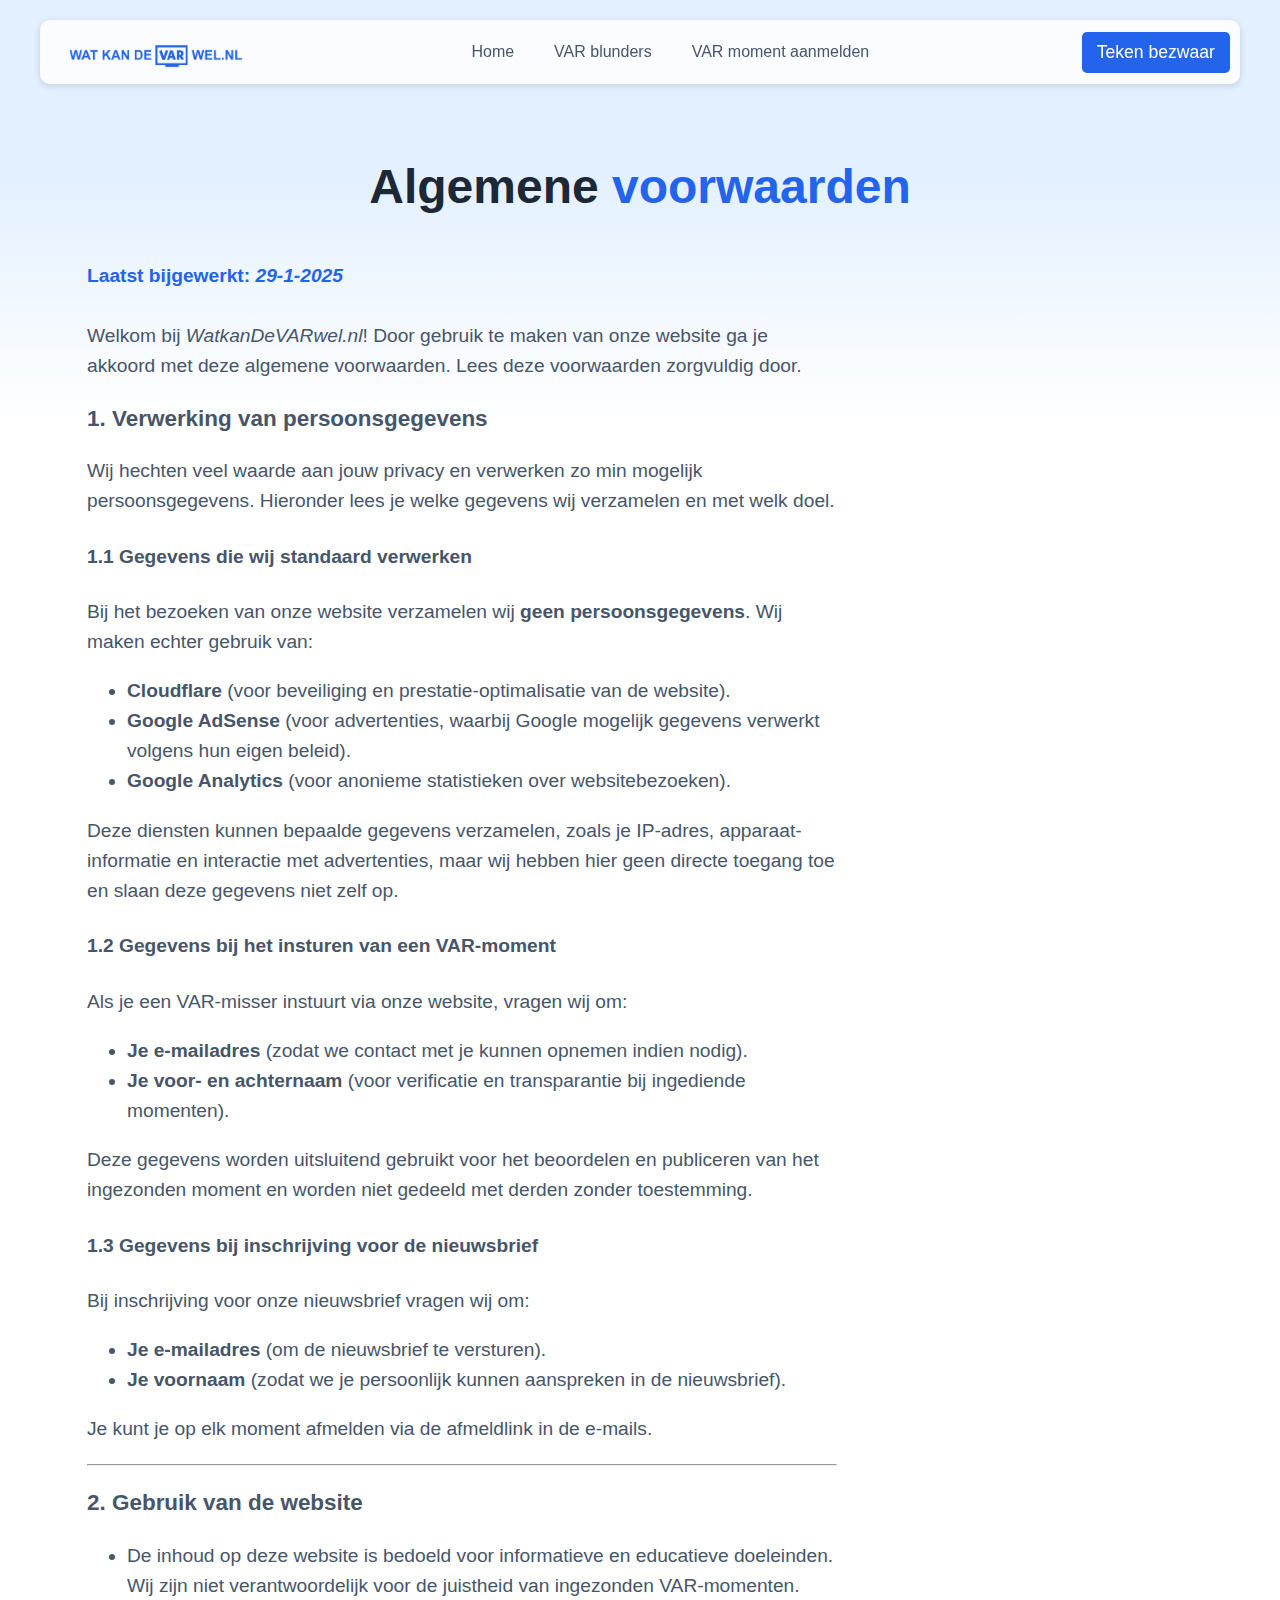
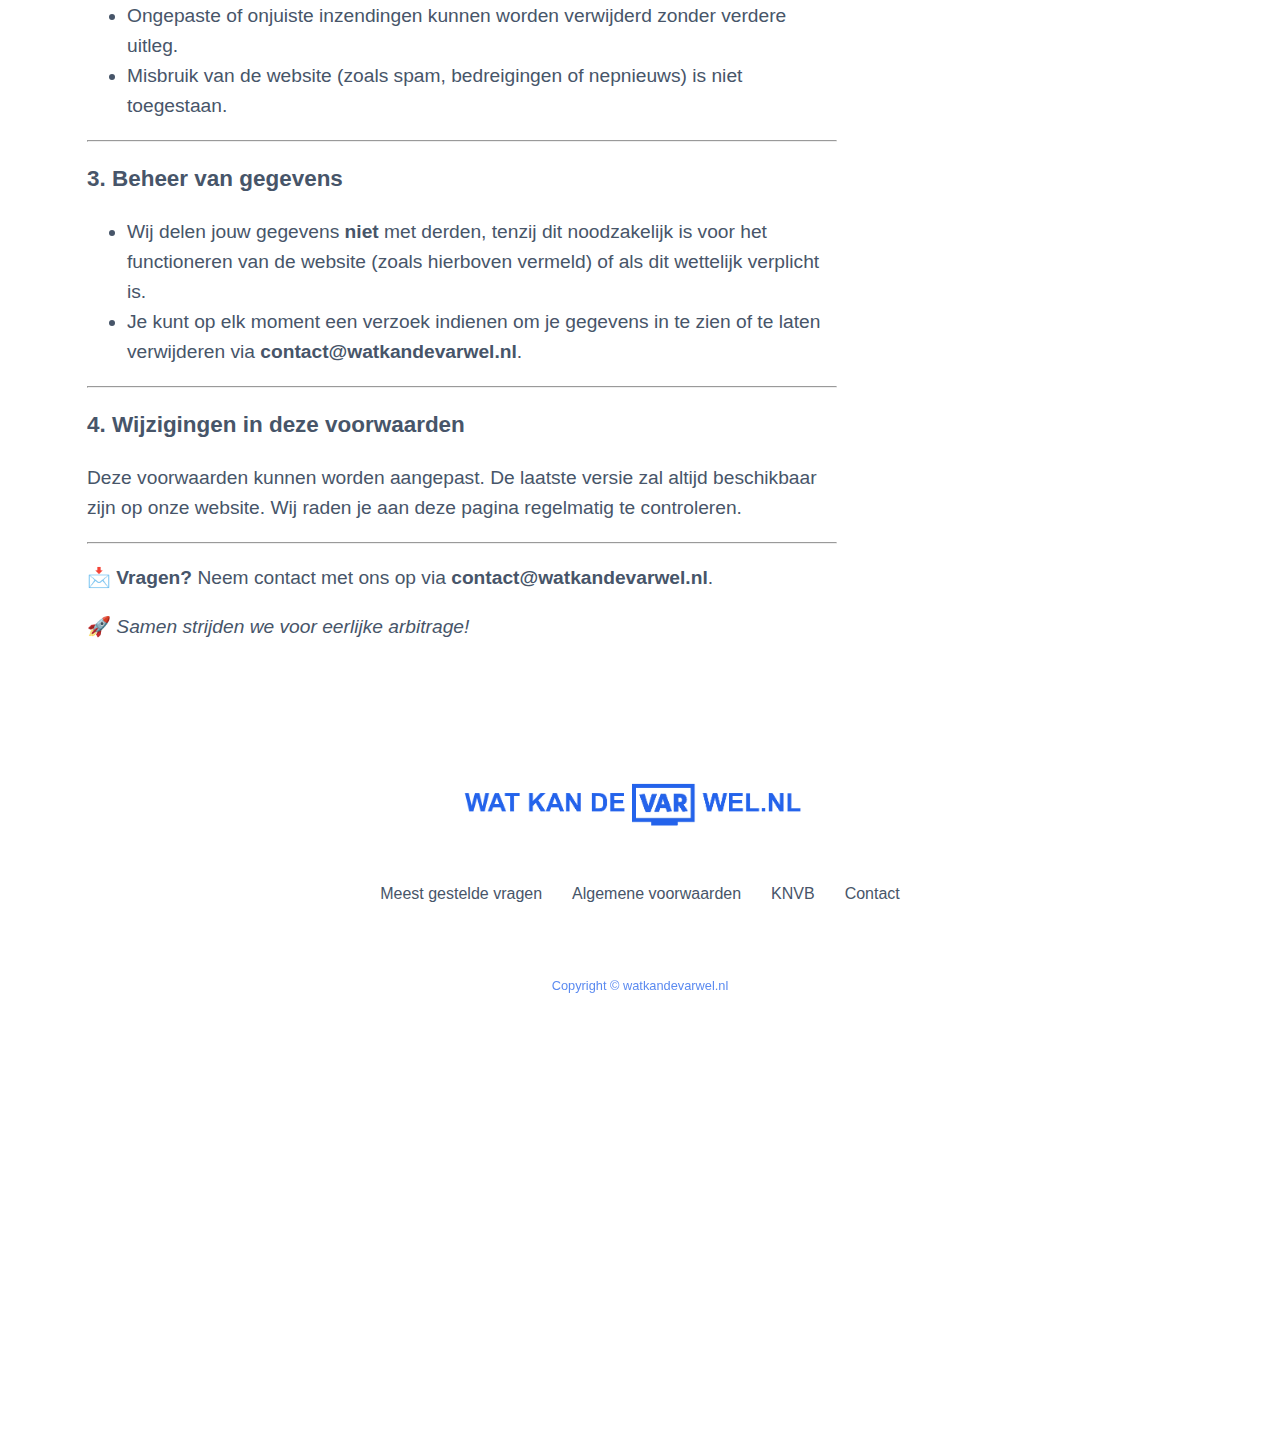
<file: voorwaarden.html>
<!DOCTYPE html>
<html>
  <head>
    <title>Algemene voorwaarden</title>
  <meta charset="utf-8">
  <meta name="viewport" content="width=device-width,initial-scale=1">
  <meta name="robots" content="index,follow">
  <meta name="generator" content="GrapesJS Studio">
  <meta name="description" content="Algemene voorwaarden"/>
  <meta name="keywords" content="VAR bezwaar, VAR klacht indienen, onterechte VAR beslissing, Eredivisie arbitrage, KNVB bezwaar, VAR fouten melden, voetbal arbitrage bezwaar, VAR protest, eerlijke arbitrage, herziening wedstrijd Eredivisie."/>
  <meta property="og:title" content="Algemene voorwaarden"/>
  <meta property="og:description" content="De meest opmerkelijke VAR momenten in de Eredivisie!"/>
  <meta property="og:image" content="assets/varwel.png"/>
  <link rel="icon" href="assets/favi.ico"/>
  <link rel="stylesheet" href="./style.css">
  </head>
  <body id="iuhekd"><div id="if2231" class="gjs-grid-row"><div id="igh8ui" class="gjs-grid-column"><div id="ijw8xf" class="gjs-grid-row"><div id="ifctbl" class="gjs-grid-column"><a href="./index.html" class="gjs-link-box" id="iqq94p"><img src="assets/varwel.png" id="ich16s"/></a></div><div id="i7ndpg" class="gjs-grid-column"><div id="ijqqdh" class="gjs-grid-row"><div id="igyaga" class="gjs-grid-column"><a href="./index.html" id="ix3sf1" class="gjs-link">Home</a><a href="./blunders.html" id="ic8p9c" class="gjs-link">VAR blunders<br/></a></div><div id="ix701j" class="gjs-grid-column"><a href="./aanmelden.html" id="iydto7" class="gjs-link"><span>VAR moment aanmelden<br/></span></a></div></div></div><div id="ig53nb" class="gjs-grid-column"><a href="./bezwaar.html" id="i6yh2h" class="gjs-button">Teken bezwaar<br/></a></div></div></div></div><div id="iqjf3h" class="gjs-grid-row"><div id="ijx6cw" class="gjs-grid-column"><h1 id="ivxb1i" class="gjs-heading">Algemene <span class="gjs-text-blue">voorwaarden<br/></span></h1></div></div><div id="ihd4tx" class="gjs-grid-row"><div id="iwsyve" class="gjs-grid-column"><h4 id="ioxi27" class="gjs-heading gjs-text-blue">Laatst bijgewerkt: <em>29-1-2025</em></h4><div id="i78nrj" class="text-main-content"><p id="i8l436">Welkom bij <em>WatkanDeVARwel.nl</em>! Door gebruik te maken van onze website ga je akkoord met deze algemene voorwaarden. Lees deze voorwaarden zorgvuldig door.<br/></p><h3><strong>1. Verwerking van persoonsgegevens</strong></h3><p id="iv9e96">Wij hechten veel waarde aan jouw privacy en verwerken zo min mogelijk persoonsgegevens. Hieronder lees je welke gegevens wij verzamelen en met welk doel.</p><h4><strong>1.1 Gegevens die wij standaard verwerken</strong></h4><p>Bij het bezoeken van onze website verzamelen wij <strong>geen persoonsgegevens</strong>. Wij maken echter gebruik van:</p><ul><li><strong>Cloudflare</strong> (voor beveiliging en prestatie-optimalisatie van de website).</li><li><strong>Google AdSense</strong> (voor advertenties, waarbij Google mogelijk gegevens verwerkt volgens hun eigen beleid).</li><li><strong>Google Analytics</strong> (voor anonieme statistieken over websitebezoeken).</li></ul><p>Deze diensten kunnen bepaalde gegevens verzamelen, zoals je IP-adres, apparaat-informatie en interactie met advertenties, maar wij hebben hier geen directe toegang toe en slaan deze gegevens niet zelf op.</p><h4><strong>1.2 Gegevens bij het insturen van een VAR-moment</strong></h4><p>Als je een VAR-misser instuurt via onze website, vragen wij om:</p><ul><li><strong>Je e-mailadres</strong> (zodat we contact met je kunnen opnemen indien nodig).</li><li><strong>Je voor- en achternaam</strong> (voor verificatie en transparantie bij ingediende momenten).</li></ul><p>Deze gegevens worden uitsluitend gebruikt voor het beoordelen en publiceren van het ingezonden moment en worden niet gedeeld met derden zonder toestemming.</p><h4><strong>1.3 Gegevens bij inschrijving voor de nieuwsbrief</strong></h4><p>Bij inschrijving voor onze nieuwsbrief vragen wij om:</p><ul><li><strong>Je e-mailadres</strong> (om de nieuwsbrief te versturen).</li><li><strong>Je voornaam</strong> (zodat we je persoonlijk kunnen aanspreken in de nieuwsbrief).</li></ul><p>Je kunt je op elk moment afmelden via de afmeldlink in de e-mails.</p><hr/><h3><strong>2. Gebruik van de website</strong></h3><ul><li>De inhoud op deze website is bedoeld voor informatieve en educatieve doeleinden. Wij zijn niet verantwoordelijk voor de juistheid van ingezonden VAR-momenten.</li><li>Ongepaste of onjuiste inzendingen kunnen worden verwijderd zonder verdere uitleg.</li><li>Misbruik van de website (zoals spam, bedreigingen of nepnieuws) is niet toegestaan.</li></ul><hr/><h3><strong>3. Beheer van gegevens</strong></h3><ul><li>Wij delen jouw gegevens <strong>niet</strong> met derden, tenzij dit noodzakelijk is voor het functioneren van de website (zoals hierboven vermeld) of als dit wettelijk verplicht is.</li><li>Je kunt op elk moment een verzoek indienen om je gegevens in te zien of te laten verwijderen via <strong><a rel="noopener"><span id="i2ge21">contact</span><span id="i2xv6h-2">@watkandevarwel.nl</span></a></strong>.</li></ul><hr/><h3><strong>4. Wijzigingen in deze voorwaarden</strong></h3><p>Deze voorwaarden kunnen worden aangepast. De laatste versie zal altijd beschikbaar zijn op onze website. Wij raden je aan deze pagina regelmatig te controleren.</p><hr/><p>📩 <strong>Vragen?</strong> Neem contact met ons op via <strong><a rel="noopener"><span>contact</span><span>@watkandevarwel.nl</span></a></strong>.</p><p>🚀 <em>Samen strijden we voor eerlijke arbitrage!</em></p></div></div></div><div id="ised02" class="gjs-grid-row"><div id="iyir4a" class="gjs-grid-column"><div id="i4hm78" class="gjs-grid-row"><div id="i73agb" class="gjs-grid-column"><img src="assets/varwel.png" id="im5opf"/></div><div id="igxvmk" class="gjs-grid-column"><a title="" href="./veelgestelde-vragen.html" id="iv1dpu" class="gjs-link">Meest gestelde vragen<br/></a><a href="./voorwaarden.html" id="id4hvp" class="gjs-link">Algemene voorwaarden<br/></a><a href="https://www.knvb.nl/" id="iwn1zg" class="gjs-link">KNVB<br/></a><a href="./contact.html" id="iotivh" class="gjs-link">Contact</a></div></div><div id="iku8cn" class="gjs-text-blue">Copyright © watkandevarwel.nl<br/></div></div></div></body>
</html>
</file>
<file: style.css>
* { box-sizing: border-box; } body {margin: 0;}.gjs-heading{margin:0;color:rgba(29, 40, 55, 1);}.gjs-grid-column{flex:1 1 0%;padding:5px 0;}.gjs-grid-row{display:flex;justify-content:flex-start;align-items:stretch;flex-direction:row;min-height:auto;padding:10px 0;}#iqjl{flex:0 1 auto;}.gjs-link{vertical-align:top;max-width:100%;display:inline-block;text-decoration:none;color:inherit;transition:color 0.3s ease 0s;}#id7x{flex:0 1 auto;display:block;padding-left:10px;padding-right:10px;}#iffs{flex:0 1 auto;padding-left:0px;}#iyd2{align-items:center;justify-content:space-between;padding-top:0px;padding-bottom:0px;background-color:rgba(255, 255, 255, 0.8);border-top-left-radius:10px;border-top-right-radius:10px;border-bottom-right-radius:10px;border-bottom-left-radius:10px;backdrop-filter:blur(13px);box-shadow:0px 2px 7px 0px rgba(0, 0, 0, 0.14) ;}#i6po{justify-content:center;position:sticky;top:15px;padding-top:0px;padding-bottom:0px;padding-left:20px;padding-right:20px;}#itjq{width:100%;max-width:1200px;}#it00l{padding-top:0px;padding-bottom:0px;}#icfyb{padding:10px;font-family:Arial, Helvetica, sans-serif;padding-left:20px;padding-right:20px;}#irtfd{flex:0 1 auto;}#i88iz{padding:10px;font-family:Arial, Helvetica, sans-serif;padding-left:20px;padding-right:20px;}#icyzp{flex:0 1 auto;}#irz7b{justify-content:center;padding-top:80px;padding-bottom:29px;padding-left:20px;padding-right:20px;}#iycz3{max-width:1200px;align-items:center;display:flex;flex-direction:column;gap:10px;}#irjua{font-size:3rem;text-align:center;}#itndw{padding:10px;max-width:750px;margin-bottom:25px;text-align:center;}.text-content{line-height:20px;}.text-main-content{line-height:30px;font-size:1.2rem;}#iau9{font-family:Arial, Helvetica, sans-serif;background-image:linear-gradient(180deg, rgba(227, 240, 255, 1) 5.699481865284974%, white 14%);background-position:0px 0px;background-size:100% 100%;background-repeat:repeat;background-attachment:scroll;background-origin:padding-box;color:#475569;}#ij2gh{font-size:1.2rem;margin-bottom:15px;}#igrx8{padding:10px;margin-bottom:10px;padding-left:0px;padding-right:0px;margin-top:0px;margin-right:0px;margin-left:0px;padding-top:10px;padding-bottom:10px;}#iz8m8{display:flex;flex-direction:column;align-items:flex-start;justify-content:center;flex-basis:1%;padding-top:5px;padding-right:0px;padding-bottom:2px;padding-left:52px;margin-top:0px;margin-right:0px;margin-bottom:0px;margin-left:0px;}#in9ef{font-size:1.5rem;}#i8isa{padding:10px;padding-left:0px;padding-right:0px;}#i8w4i{max-width:1200px;display:flex;flex-direction:column;padding-top:5px;padding-right:0px;padding-bottom:5px;padding-left:47px;}#ioyxg{justify-content:center;padding-top:12px;padding-bottom:31px;padding-left:20px;padding-right:20px;margin-top:0px;margin-right:0px;margin-bottom:0px;margin-left:0px;}#iiacm{font-size:2.5rem;margin-bottom:10px;max-width:750px;}#ixzh1{width:100%;flex-wrap:wrap;justify-content:flex-start;gap:50px;margin-top:0px;margin-right:0px;margin-bottom:0px;margin-left:0px;}.gjs-grid-column.feature-item{padding-top:15px;padding-right:15px;padding-bottom:15px;padding-left:15px;display:flex;flex-direction:column;gap:15px;min-width:30%;}#ia21sa{padding:10px;max-width:750px;margin-bottom:10px;padding-left:0px;padding-right:0px;margin-top:0px;margin-right:0px;margin-left:0px;}.gjs-grid-column.testimonial-item{padding-top:15px;padding-right:15px;padding-bottom:15px;padding-left:15px;display:flex;flex-direction:column;gap:15px;min-width:45%;background-color:rgba(247, 247, 247, 0.23);border-top-left-radius:5px;border-top-right-radius:5px;border-bottom-right-radius:5px;border-bottom-left-radius:5px;align-items:flex-start;border-top-width:1px;border-right-width:1px;border-bottom-width:1px;border-left-width:1px;border-top-style:solid;border-right-style:solid;border-bottom-style:solid;border-left-style:solid;border-top-color:rgba(0, 0, 0, 0.06);border-right-color:rgba(0, 0, 0, 0.06);border-bottom-color:rgba(0, 0, 0, 0.06);border-left-color:rgba(0, 0, 0, 0.06);}#ilriti{max-width:1200px;display:flex;flex-direction:column;}#iv3be5{justify-content:center;padding-top:31px;padding-left:20px;padding-right:20px;padding-bottom:80px;}#im0rle{flex-direction:column;}#iotp6j{align-self:center;}#it6g1v{padding:10px;text-align:center;font-size:0.8rem;margin-top:20px;opacity:75%;}#ij7g8t{display:block;}#ipjdtn{display:block;}#ikj01e{display:block;}#i1hx7l{display:flex;gap:30px;flex:0 1 auto;justify-content:center;margin-top:30px;margin-bottom:30px;}#i2sl68{display:block;}.gjs-button{vertical-align:top;max-width:100%;display:inline-block;text-decoration:none;color:white;padding-right:15px;padding-bottom:10px;padding-left:15px;background-color:rgb(36, 99, 235);border-top-left-radius:5px;border-top-right-radius:5px;border-bottom-right-radius:5px;border-bottom-left-radius:5px;padding-top:10px;font-size:1.1rem;text-align:center;}.gjs-text-blue{color:rgb(36, 99, 235);}#ism014{font-size:2.5rem;padding-top:0px;padding-right:0px;padding-bottom:0px;padding-left:0px;margin-top:0px;margin-right:37px;margin-bottom:0px;margin-left:0px;}#in201n{padding:10px;max-width:750px;margin-bottom:35px;padding-left:0px;padding-right:0px;text-align:center;margin-top:35px;padding-top:0px;padding-bottom:10px;line-height:23px;}#ik2rdi{max-width:1200px;align-items:center;display:flex;flex-direction:column;padding-top:50px;padding-right:50px;padding-bottom:50px;padding-left:50px;border-top-left-radius:50px;border-top-right-radius:50px;border-bottom-right-radius:50px;border-bottom-left-radius:50px;border-top-width:1px;border-right-width:1px;border-bottom-width:1px;border-left-width:1px;border-top-style:solid;border-right-style:solid;border-bottom-style:solid;border-left-style:solid;border-top-color:rgba(0, 0, 0, 0.06);border-right-color:rgba(0, 0, 0, 0.06);border-bottom-color:rgba(0, 0, 0, 0.06);border-left-color:rgba(0, 0, 0, 0.06);background-image:radial-gradient(515px at 50% 141%, rgba(35, 98, 235, 0.22) 10%, white 90%);background-position:0px 0px;background-size:100% 100%;background-repeat:repeat;background-attachment:scroll;background-origin:padding-box;box-shadow:0px 10px 15px 0 rgba(0, 0, 0, 0.07) ;}#iz29ek{justify-content:center;padding-top:26px;padding-bottom:36px;padding-left:20px;padding-right:20px;}.gjs-link:hover{color:rgb(36, 99, 235);text-decoration:underline;}.gjs-icon{display:inline-block;text-decoration:none;color:inherit;vertical-align:middle;fill:currentColor;width:50px;height:50px;}#ihs4lb{font-size:1.2rem;margin-bottom:15px;}.gjs-icon.gjs-feature-icon{padding-top:10px;padding-right:10px;padding-bottom:10px;padding-left:10px;background-color:rgb(36, 99, 235);color:white;border-top-left-radius:10px;border-top-right-radius:10px;border-bottom-right-radius:10px;border-bottom-left-radius:10px;}#ieu6p6{font-size:1.5rem;}#izqkf7{padding:10px;padding-left:0px;padding-right:0px;}#ica43q{font-size:1.5rem;}#ickn3f{padding:10px;padding-left:0px;padding-right:0px;}#i83vu9{font-size:2.5rem;text-align:center;}#infmy1{padding:10px;font-family:Arial, Helvetica, sans-serif;padding-left:20px;padding-right:20px;}#iq3zrj{width:196px;height:41px;}#i55a5r{color:black;width:232px;height:44px;margin-top:2px;margin-left:10px;}#imbbi2{text-decoration:line-through;}#ifr2ky{flex-basis:30%;flex-grow:0;padding-top:5px;padding-right:0px;padding-bottom:0px;padding-left:35px;}#ijlho5{position:static;left:13%;display:flex;padding-top:10px;padding-right:0px;padding-bottom:10px;padding-left:0px;margin-top:30px;margin-right:0px;margin-bottom:0px;margin-left:0px;justify-content:flex-start;}#i8uo5y{color:black;height:289px;padding-top:0px;padding-right:0px;padding-bottom:0px;padding-left:0px;margin-top:0px;margin-right:0px;margin-bottom:0px;margin-left:0px;position:static;left:-24px;bottom:-35px;border-top-left-radius:39px;border-top-right-radius:39px;border-bottom-right-radius:39px;border-bottom-left-radius:39px;}#isjl16{color:black;max-width:389px;}#icqmho{flex:0 1 auto;}#i78sc6{padding:10px;font-family:Arial, Helvetica, sans-serif;padding-left:20px;padding-right:20px;}#i3i18e{padding:10px;font-family:Arial, Helvetica, sans-serif;padding-left:20px;padding-right:20px;}#iq2fvh{flex:0 1 auto;}#isvgpt{padding:10px;font-family:Arial, Helvetica, sans-serif;padding-left:20px;padding-right:20px;}#imyi5o{flex:0 1 auto;}#ig10l8{padding-top:0px;padding-bottom:0px;}#ii50eo{flex:0 1 auto;padding-left:0px;}#icfunf{flex:0 1 auto;display:block;padding-left:10px;padding-right:10px;}#ir60ys{align-items:center;justify-content:space-between;padding-top:0px;padding-bottom:0px;background-color:rgba(255, 255, 255, 0.8);border-top-left-radius:10px;border-top-right-radius:10px;border-bottom-right-radius:10px;border-bottom-left-radius:10px;backdrop-filter:blur(13px);box-shadow:0px 2px 7px 0px rgba(0, 0, 0, 0.14) ;}#i78s1t{width:100%;max-width:1200px;}#i3a2ti{justify-content:center;position:sticky;top:15px;padding-top:0px;padding-bottom:0px;padding-left:20px;padding-right:20px;}#iyze3q{text-decoration:line-through;}#ikvtcw{font-size:3rem;text-align:center;}#i84kno{font-size:2.5rem;text-align:center;}#inwvsg{padding:10px;max-width:750px;margin-bottom:35px;padding-left:0px;padding-right:0px;text-align:center;margin-top:35px;padding-top:0px;padding-bottom:10px;line-height:23px;}#im66im{max-width:1200px;align-items:center;display:flex;flex-direction:column;padding-top:50px;padding-right:50px;padding-bottom:82px;padding-left:50px;border-top-left-radius:50px;border-top-right-radius:50px;border-bottom-right-radius:50px;border-bottom-left-radius:50px;border-top-width:1px;border-right-width:1px;border-bottom-width:1px;border-left-width:1px;border-top-style:solid;border-right-style:solid;border-bottom-style:solid;border-left-style:solid;border-top-color:rgba(0, 0, 0, 0.06);border-right-color:rgba(0, 0, 0, 0.06);border-bottom-color:rgba(0, 0, 0, 0.06);border-left-color:rgba(0, 0, 0, 0.06);background-image:radial-gradient(515px at 50% 141%, rgba(35, 98, 235, 0.22) 10%, white 90%);background-position:0px 0px;background-size:100% 100%;background-repeat:repeat;background-attachment:scroll;background-origin:padding-box;box-shadow:0px 10px 15px 0 rgba(0, 0, 0, 0.07) ;}#i47tv1{justify-content:center;padding-top:26px;padding-bottom:36px;padding-left:20px;padding-right:20px;}#irjcml{color:black;max-width:389px;}#ijkack{align-self:center;}#io6wqg{display:block;}#ivfi1h{display:block;}#izy86q{display:block;}#iej07m{display:block;}#i96csd{display:flex;gap:30px;flex:0 1 auto;justify-content:center;margin-top:30px;margin-bottom:30px;}#iqxtke{flex-direction:column;}#iocwo2{padding:10px;text-align:center;font-size:0.8rem;margin-top:20px;opacity:75%;}#im86lt{max-width:1200px;display:flex;flex-direction:column;}#i4x0ii{justify-content:center;padding-top:31px;padding-left:20px;padding-right:20px;padding-bottom:80px;margin-top:57px;margin-right:0px;margin-bottom:0px;margin-left:0px;}#ilmvkh{font-family:Arial, Helvetica, sans-serif;background-image:linear-gradient(180deg, rgba(227, 240, 255, 1) 5.699481865284974%, white 14%);background-position:0px 0px;background-size:100% 100%;background-repeat:repeat;background-attachment:scroll;background-origin:padding-box;color:#475569;}#io4bfg{color:black;width:232px;height:44px;margin-top:2px;margin-left:10px;}#i8xhsh{flex:0 1 auto;padding-top:0px;padding-right:0px;padding-bottom:0px;padding-left:0px;}#ibv55j{padding:10px;font-family:Arial, Helvetica, sans-serif;padding-left:20px;padding-right:20px;}#imopk1{padding:10px;font-family:Arial, Helvetica, sans-serif;padding-left:20px;padding-right:20px;}#iiq601{flex:0 1 auto;}#ikcxo9{padding:10px;font-family:Arial, Helvetica, sans-serif;padding-left:20px;padding-right:20px;}#iegi5z{flex:0 1 auto;}#izoon6{padding-top:0px;padding-bottom:0px;}#itkt7l{flex:0 1 auto;padding-left:0px;}#iz6g6e{flex:0 1 auto;display:block;padding-left:10px;padding-right:10px;}#if5h7h{align-items:center;justify-content:space-between;padding-top:0px;padding-bottom:0px;background-color:rgba(255, 255, 255, 0.8);border-top-left-radius:10px;border-top-right-radius:10px;border-bottom-right-radius:10px;border-bottom-left-radius:10px;backdrop-filter:blur(13px);box-shadow:0px 2px 7px 0px rgba(0, 0, 0, 0.14) ;}#iu6ggj{width:100%;max-width:1200px;}#i7bn9h{justify-content:center;position:sticky;top:15px;padding-top:0px;padding-bottom:0px;padding-left:20px;padding-right:20px;}#i5m3ah{text-decoration:line-through;}#ixe63j{font-size:3rem;text-align:center;}#ixe3gp{font-size:1.2rem;margin-bottom:15px;}#inwj8c{font-size:2.5rem;padding-top:0px;padding-right:0px;padding-bottom:0px;padding-left:0px;margin-top:0px;margin-right:37px;margin-bottom:0px;margin-left:0px;}#is1qsl{padding:10px;margin-bottom:25px;padding-left:0px;padding-right:0px;margin-top:0px;margin-right:0px;margin-left:0px;padding-top:10px;padding-bottom:10px;}#ibbzhc{height:453px;width:824px;padding-top:0px;padding-right:0px;padding-bottom:0px;padding-left:0px;}#ii867f{display:flex;flex-direction:column;align-items:flex-start;justify-content:center;flex-basis:1%;padding-top:5px;padding-right:0px;padding-bottom:2px;padding-left:52px;margin-top:0px;margin-right:0px;margin-bottom:0px;margin-left:0px;}#ir4aq7{position:static;left:13%;display:flex;padding-top:10px;padding-right:0px;padding-bottom:10px;padding-left:0px;margin-top:30px;margin-right:0px;margin-bottom:0px;margin-left:0px;justify-content:flex-start;}#i2we3k{max-width:1200px;align-items:center;display:flex;flex-direction:column;gap:10px;}#inyagk{justify-content:center;padding-top:80px;padding-bottom:29px;padding-left:20px;padding-right:20px;}#ijum39{font-size:2.5rem;text-align:center;}#i1lxwg{padding:10px;max-width:750px;margin-bottom:35px;padding-left:0px;padding-right:0px;text-align:center;margin-top:35px;padding-top:0px;padding-bottom:10px;line-height:23px;}#i4vmxf{max-width:1200px;align-items:center;display:flex;flex-direction:column;padding-top:50px;padding-right:50px;padding-bottom:50px;padding-left:50px;border-top-left-radius:50px;border-top-right-radius:50px;border-bottom-right-radius:50px;border-bottom-left-radius:50px;border-top-width:1px;border-right-width:1px;border-bottom-width:1px;border-left-width:1px;border-top-style:solid;border-right-style:solid;border-bottom-style:solid;border-left-style:solid;border-top-color:rgba(0, 0, 0, 0.06);border-right-color:rgba(0, 0, 0, 0.06);border-bottom-color:rgba(0, 0, 0, 0.06);border-left-color:rgba(0, 0, 0, 0.06);background-image:radial-gradient(515px at 50% 141%, rgba(35, 98, 235, 0.22) 10%, white 90%);background-position:0px 0px;background-size:100% 100%;background-repeat:repeat;background-attachment:scroll;background-origin:padding-box;box-shadow:0px 10px 15px 0 rgba(0, 0, 0, 0.07) ;}#i9q4dl{justify-content:center;padding-top:26px;padding-bottom:36px;padding-left:20px;padding-right:20px;}#iu6ep7{color:black;max-width:389px;}#i0rsha{align-self:center;}#i80sao{display:block;}#igibb2{display:block;}#iyj9ee{display:block;}#icettx{display:block;}#ikubk8{display:flex;gap:30px;flex:0 1 auto;justify-content:center;margin-top:30px;margin-bottom:30px;}#i5dvyv{flex-direction:column;}#is60oo{padding:10px;text-align:center;font-size:0.8rem;margin-top:20px;opacity:75%;}#i9cmzj{max-width:1200px;display:flex;flex-direction:column;}#it6ets{justify-content:center;padding-top:31px;padding-left:20px;padding-right:20px;padding-bottom:80px;}#ikqid9{font-family:Arial, Helvetica, sans-serif;background-image:linear-gradient(180deg, rgba(227, 240, 255, 1) 5.699481865284974%, white 14%);background-position:0px 0px;background-size:100% 100%;background-repeat:repeat;background-attachment:scroll;background-origin:padding-box;color:#475569;}#idf1d4{flex:0 1 auto;padding-top:0px;padding-right:0px;padding-bottom:5px;padding-left:0px;margin-top:0px;margin-right:0px;margin-bottom:0px;margin-left:0px;}#izz97g{padding:10px;font-family:Arial, Helvetica, sans-serif;padding-left:20px;padding-right:20px;}#i5117a{padding:10px;font-family:Arial, Helvetica, sans-serif;padding-left:20px;padding-right:20px;}#icbo1d{flex:0 1 auto;}#ithjjj{padding:10px;font-family:Arial, Helvetica, sans-serif;padding-left:20px;padding-right:20px;}#ifed1d{flex:0 1 auto;}#i1ajkv{padding-top:0px;padding-bottom:0px;}#i846gk{flex:0 1 auto;padding-left:0px;}#iwvk2h{flex:0 1 auto;display:block;padding-left:10px;padding-right:10px;}#ik0j6y{align-items:center;justify-content:space-between;padding-top:0px;padding-bottom:0px;background-color:rgba(255, 255, 255, 0.8);border-top-left-radius:10px;border-top-right-radius:10px;border-bottom-right-radius:10px;border-bottom-left-radius:10px;backdrop-filter:blur(13px);box-shadow:0px 2px 7px 0px rgba(0, 0, 0, 0.14) ;}#ice7xl{width:100%;max-width:1200px;}#ick78e{justify-content:center;position:sticky;top:15px;padding-top:0px;padding-bottom:0px;padding-left:20px;padding-right:20px;}#iivaql{text-decoration:line-through;}#ipzaqd{font-size:3rem;text-align:center;}#iq9hqr{font-size:2.5rem;padding-top:0px;padding-right:0px;padding-bottom:0px;padding-left:0px;margin-top:0px;margin-right:37px;margin-bottom:0px;margin-left:0px;}#ih08mi{padding:10px;margin-bottom:10px;padding-left:0px;padding-right:0px;margin-top:0px;margin-right:0px;margin-left:0px;padding-top:10px;padding-bottom:10px;}#i2zqv1{display:flex;flex-direction:column;align-items:flex-start;justify-content:center;flex-basis:1%;padding-top:5px;padding-right:0px;padding-bottom:0px;padding-left:52px;margin-top:0px;margin-right:0px;margin-bottom:0px;margin-left:0px;}#ivkh1x{position:static;left:13%;display:flex;padding-top:10px;padding-right:0px;padding-bottom:10px;padding-left:0px;margin-top:30px;margin-right:0px;margin-bottom:0px;margin-left:0px;justify-content:flex-start;}#iijudf{max-width:1200px;align-items:center;display:flex;flex-direction:column;gap:10px;}#irsm0f{justify-content:center;padding-top:80px;padding-bottom:29px;padding-left:20px;padding-right:20px;}#iol2os{font-size:2.5rem;text-align:center;}#i87i14{padding:10px;max-width:750px;margin-bottom:35px;padding-left:0px;padding-right:0px;text-align:center;margin-top:35px;padding-top:0px;padding-bottom:10px;line-height:23px;}#iwbyi1{max-width:1200px;align-items:center;display:flex;flex-direction:column;padding-top:50px;padding-right:50px;padding-bottom:50px;padding-left:50px;border-top-left-radius:50px;border-top-right-radius:50px;border-bottom-right-radius:50px;border-bottom-left-radius:50px;border-top-width:1px;border-right-width:1px;border-bottom-width:1px;border-left-width:1px;border-top-style:solid;border-right-style:solid;border-bottom-style:solid;border-left-style:solid;border-top-color:rgba(0, 0, 0, 0.06);border-right-color:rgba(0, 0, 0, 0.06);border-bottom-color:rgba(0, 0, 0, 0.06);border-left-color:rgba(0, 0, 0, 0.06);background-image:radial-gradient(515px at 50% 141%, rgba(35, 98, 235, 0.22) 10%, white 90%);background-position:0px 0px;background-size:100% 100%;background-repeat:repeat;background-attachment:scroll;background-origin:padding-box;box-shadow:0px 10px 15px 0 rgba(0, 0, 0, 0.07) ;}#i2ui34{justify-content:center;padding-top:26px;padding-bottom:36px;padding-left:20px;padding-right:20px;}#iu2ea5{color:black;max-width:389px;}#ifgm7p{align-self:center;}#iwc8zu{display:block;}#in9xvb{display:block;}#iz7c9h{display:block;}#icfqeg{display:block;}#ij87xi{display:flex;gap:30px;flex:0 1 auto;justify-content:center;margin-top:30px;margin-bottom:30px;}#iv43bz{flex-direction:column;}#it9bta{padding:10px;text-align:center;font-size:0.8rem;margin-top:20px;opacity:75%;}#iqtgd6{max-width:1200px;display:flex;flex-direction:column;}#ix08ki{justify-content:center;padding-top:31px;padding-left:20px;padding-right:20px;padding-bottom:80px;}#i5xrfz{font-family:Arial, Helvetica, sans-serif;background-image:linear-gradient(180deg, rgba(227, 240, 255, 1) 5.699481865284974%, white 14%);background-position:0px 0px;background-size:100% 100%;background-repeat:repeat;background-attachment:scroll;background-origin:padding-box;color:#475569;}#in2slj{font-size:2.5rem;padding-top:0px;padding-right:0px;padding-bottom:0px;padding-left:0px;margin-top:0px;margin-right:37px;margin-bottom:0px;margin-left:0px;}#iuw73p{padding:10px;margin-bottom:10px;padding-left:0px;padding-right:0px;margin-top:0px;margin-right:0px;margin-left:0px;padding-top:10px;padding-bottom:10px;}#it0va3{display:flex;flex-direction:column;align-items:flex-start;justify-content:center;flex-basis:1%;padding-top:5px;padding-right:0px;padding-bottom:2px;padding-left:52px;margin-top:0px;margin-right:0px;margin-bottom:0px;margin-left:0px;}#i8gb5g{position:static;left:13%;display:flex;padding-top:10px;padding-right:0px;padding-bottom:10px;padding-left:0px;margin-top:30px;margin-right:0px;margin-bottom:0px;margin-left:0px;justify-content:flex-start;}#iyf4nd{font-size:2.5rem;padding-top:0px;padding-right:0px;padding-bottom:0px;padding-left:0px;margin-top:0px;margin-right:37px;margin-bottom:0px;margin-left:0px;}#iswign{padding:10px;margin-bottom:10px;padding-left:0px;padding-right:0px;margin-top:0px;margin-right:0px;margin-left:0px;padding-top:10px;padding-bottom:10px;}#ibsbq3{display:flex;flex-direction:column;align-items:flex-start;justify-content:center;flex-basis:1%;padding-top:0px;padding-right:0px;padding-bottom:2px;padding-left:52px;margin-top:0px;margin-right:0px;margin-bottom:0px;margin-left:0px;}#icz86a{position:static;left:13%;display:flex;padding-top:10px;padding-right:0px;padding-bottom:10px;padding-left:0px;margin-top:30px;margin-right:0px;margin-bottom:0px;margin-left:0px;justify-content:flex-start;}#i17ty3{font-size:2.5rem;padding-top:0px;padding-right:0px;padding-bottom:0px;padding-left:0px;margin-top:0px;margin-right:37px;margin-bottom:0px;margin-left:0px;}#iume2x{padding:10px;margin-bottom:10px;padding-left:0px;padding-right:0px;margin-top:0px;margin-right:0px;margin-left:0px;padding-top:10px;padding-bottom:10px;}#ijzdji{display:flex;flex-direction:column;align-items:flex-start;justify-content:center;flex-basis:1%;padding-top:5px;padding-right:0px;padding-bottom:2px;padding-left:52px;margin-top:0px;margin-right:0px;margin-bottom:0px;margin-left:0px;}#iapmp5{position:static;left:13%;display:flex;padding-top:10px;padding-right:0px;padding-bottom:10px;padding-left:0px;margin-top:30px;margin-right:0px;margin-bottom:0px;margin-left:0px;justify-content:flex-start;}#ic6zsu{font-size:2.5rem;padding-top:0px;padding-right:0px;padding-bottom:0px;padding-left:0px;margin-top:0px;margin-right:37px;margin-bottom:0px;margin-left:0px;}#ir1lxe{padding:10px;margin-bottom:10px;padding-left:0px;padding-right:0px;margin-top:0px;margin-right:0px;margin-left:0px;padding-top:10px;padding-bottom:10px;}#idvgk6{display:flex;flex-direction:column;align-items:flex-start;justify-content:center;flex-basis:1%;padding-top:5px;padding-right:0px;padding-bottom:2px;padding-left:52px;margin-top:0px;margin-right:0px;margin-bottom:0px;margin-left:0px;}#ic3wv7{position:static;left:13%;display:flex;padding-top:10px;padding-right:0px;padding-bottom:10px;padding-left:0px;margin-top:30px;margin-right:0px;margin-bottom:0px;margin-left:0px;justify-content:flex-start;}#ils90h{font-size:2.5rem;padding-top:0px;padding-right:0px;padding-bottom:0px;padding-left:0px;margin-top:0px;margin-right:37px;margin-bottom:0px;margin-left:0px;}#i7l57a{padding:10px;margin-bottom:10px;padding-left:0px;padding-right:0px;margin-top:0px;margin-right:0px;margin-left:0px;padding-top:10px;padding-bottom:0px;}#ikswfs{display:flex;flex-direction:column;align-items:flex-start;justify-content:center;flex-basis:1%;padding-top:5px;padding-right:0px;padding-bottom:2px;padding-left:52px;margin-top:0px;margin-right:0px;margin-bottom:0px;margin-left:0px;}#i92qmx{position:static;left:13%;display:flex;padding-top:10px;padding-right:0px;padding-bottom:10px;padding-left:0px;margin-top:30px;margin-right:0px;margin-bottom:0px;margin-left:0px;justify-content:flex-start;}#iiqpj2{flex:0 1 auto;}#i2qk7j{padding:10px;font-family:Arial, Helvetica, sans-serif;padding-left:20px;padding-right:20px;}#ixglwi{padding:10px;font-family:Arial, Helvetica, sans-serif;padding-left:20px;padding-right:20px;}#iajmgz{flex:0 1 auto;}#i777ic{padding:10px;font-family:Arial, Helvetica, sans-serif;padding-left:20px;padding-right:20px;}#iq8d9b{flex:0 1 auto;}#ixmgfu{padding-top:0px;padding-bottom:0px;}#i0ktyc{flex:0 1 auto;padding-left:0px;}#ij5ga7{flex:0 1 auto;display:block;padding-left:10px;padding-right:10px;}#iozr73{align-items:center;justify-content:space-between;padding-top:0px;padding-bottom:0px;background-color:rgba(255, 255, 255, 0.8);border-top-left-radius:10px;border-top-right-radius:10px;border-bottom-right-radius:10px;border-bottom-left-radius:10px;backdrop-filter:blur(13px);box-shadow:0px 2px 7px 0px rgba(0, 0, 0, 0.14) ;}#i2b98z{width:100%;max-width:1200px;}#if33po{justify-content:center;position:sticky;top:15px;padding-top:0px;padding-bottom:0px;padding-left:20px;padding-right:20px;}#iwr33h{font-size:3rem;text-align:center;}#i08dts{font-size:2.5rem;padding-top:0px;padding-right:0px;padding-bottom:0px;padding-left:0px;margin-top:0px;margin-right:37px;margin-bottom:0px;margin-left:0px;}#iw3i3s{padding:10px;margin-bottom:10px;padding-left:0px;padding-right:0px;margin-top:0px;margin-right:0px;margin-left:0px;padding-top:10px;padding-bottom:10px;}#ir1uej{display:flex;flex-direction:column;align-items:flex-start;justify-content:center;flex-basis:1%;padding-top:5px;padding-right:0px;padding-bottom:2px;padding-left:52px;margin-top:0px;margin-right:0px;margin-bottom:0px;margin-left:0px;}#innag6{position:static;left:13%;display:flex;padding-top:10px;padding-right:0px;padding-bottom:10px;padding-left:0px;margin-top:30px;margin-right:0px;margin-bottom:0px;margin-left:0px;justify-content:flex-start;}#i3kp7h{max-width:1200px;align-items:center;display:flex;flex-direction:column;gap:10px;}#ifxs4n{justify-content:center;padding-top:80px;padding-bottom:29px;padding-left:20px;padding-right:20px;margin-top:0px;margin-right:0px;margin-bottom:289px;margin-left:0px;}#iwaeoa{color:black;max-width:389px;}#ibtui9{align-self:center;}#iuk2t3{display:block;}#i8cpch{display:block;}#irobjb{display:block;}#iroo9p{display:block;}#i14hpu{display:flex;gap:30px;flex:0 1 auto;justify-content:center;margin-top:30px;margin-bottom:30px;}#isvt34{flex-direction:column;}#io4wcp{padding:10px;text-align:center;font-size:0.8rem;margin-top:20px;opacity:75%;}#iwznfx{max-width:1200px;display:flex;flex-direction:column;}#ixb2fu{justify-content:center;padding-top:31px;padding-left:20px;padding-right:20px;padding-bottom:80px;}#if59dj{font-family:Arial, Helvetica, sans-serif;background-image:linear-gradient(180deg, rgba(227, 240, 255, 1) 5.699481865284974%, white 14%);background-position:0px 0px;background-size:100% 100%;background-repeat:repeat;background-attachment:scroll;background-origin:padding-box;color:#475569;}#ifctbl{flex:0 1 auto;}#ix3sf1{padding:10px;font-family:Arial, Helvetica, sans-serif;padding-left:20px;padding-right:20px;}#ic8p9c{padding:10px;font-family:Arial, Helvetica, sans-serif;padding-left:20px;padding-right:20px;}#igyaga{flex:0 1 auto;}#iydto7{padding:10px;font-family:Arial, Helvetica, sans-serif;padding-left:20px;padding-right:20px;}#ix701j{flex:0 1 auto;}#ijqqdh{padding-top:0px;padding-bottom:0px;}#i7ndpg{flex:0 1 auto;padding-left:0px;}#ig53nb{flex:0 1 auto;display:block;padding-left:10px;padding-right:10px;}#ijw8xf{align-items:center;justify-content:space-between;padding-top:0px;padding-bottom:0px;background-color:rgba(255, 255, 255, 0.8);border-top-left-radius:10px;border-top-right-radius:10px;border-bottom-right-radius:10px;border-bottom-left-radius:10px;backdrop-filter:blur(13px);box-shadow:0px 2px 7px 0px rgba(0, 0, 0, 0.14) ;}#igh8ui{width:100%;max-width:1200px;}#if2231{justify-content:center;position:sticky;top:15px;padding-top:0px;padding-bottom:0px;padding-left:20px;padding-right:20px;}#ilu7pq{text-decoration:line-through;}#ivxb1i{font-size:3rem;text-align:center;}#ijx6cw{max-width:1200px;align-items:center;display:flex;flex-direction:column;gap:10px;}#iqjf3h{justify-content:center;padding-top:80px;padding-bottom:29px;padding-left:20px;padding-right:20px;}#ioxi27{font-size:1.2rem;margin-bottom:15px;}#i78nrj{padding:10px;max-width:750px;margin-bottom:10px;padding-left:0px;padding-right:0px;margin-top:0px;margin-right:0px;margin-left:0px;padding-top:0px;padding-bottom:10px;}#iwsyve{max-width:1200px;display:flex;flex-direction:column;padding-top:5px;padding-right:0px;padding-bottom:5px;padding-left:47px;}#ihd4tx{justify-content:center;padding-top:12px;padding-bottom:31px;padding-left:20px;padding-right:20px;margin-top:0px;margin-right:0px;margin-bottom:0px;margin-left:0px;}#im5opf{color:black;max-width:389px;}#i73agb{align-self:center;}#iv1dpu{display:block;}#id4hvp{display:block;}#iwn1zg{display:block;}#iotivh{display:block;}#igxvmk{display:flex;gap:30px;flex:0 1 auto;justify-content:center;margin-top:30px;margin-bottom:30px;}#i4hm78{flex-direction:column;}#iku8cn{padding:10px;text-align:center;font-size:0.8rem;margin-top:20px;opacity:75%;}#iyir4a{max-width:1200px;display:flex;flex-direction:column;margin-top:0px;margin-right:0px;margin-bottom:352px;margin-left:0px;}#ised02{justify-content:center;padding-top:31px;padding-left:20px;padding-right:20px;padding-bottom:80px;}#iuhekd{font-family:Arial, Helvetica, sans-serif;background-image:linear-gradient(180deg, rgba(227, 240, 255, 1) 5.699481865284974%, white 14%);background-position:0px 0px;background-size:100% 100%;background-repeat:repeat;background-attachment:scroll;background-origin:padding-box;color:#475569;}#iph2yk{flex:0 1 auto;}#i6b6yj{padding:10px;font-family:Arial, Helvetica, sans-serif;padding-left:20px;padding-right:20px;}#ilpcjg{padding:10px;font-family:Arial, Helvetica, sans-serif;padding-left:20px;padding-right:20px;}#ihkms8{flex:0 1 auto;}#imnwxr{padding:10px;font-family:Arial, Helvetica, sans-serif;padding-left:20px;padding-right:20px;}#i74mwd{flex:0 1 auto;}#iiqr2n{padding-top:0px;padding-bottom:0px;}#i5khsi{flex:0 1 auto;padding-left:0px;}#ikir24{flex:0 1 auto;display:block;padding-left:10px;padding-right:10px;}#io7l2s{align-items:center;justify-content:space-between;padding-top:0px;padding-bottom:0px;background-color:rgba(255, 255, 255, 0.8);border-top-left-radius:10px;border-top-right-radius:10px;border-bottom-right-radius:10px;border-bottom-left-radius:10px;backdrop-filter:blur(13px);box-shadow:0px 2px 7px 0px rgba(0, 0, 0, 0.14) ;}#itzt0p{width:100%;max-width:1200px;}#ih5prj{justify-content:center;position:sticky;top:15px;padding-top:0px;padding-bottom:0px;padding-left:20px;padding-right:20px;}#i6mqzk{text-decoration:line-through;}#iqk6sb{font-size:3rem;text-align:center;}#ifw2bf{font-size:1.2rem;margin-bottom:15px;}#iukh1j{font-size:2.5rem;padding-top:0px;padding-right:0px;padding-bottom:0px;padding-left:0px;margin-top:0px;margin-right:37px;margin-bottom:0px;margin-left:0px;}#i31o6f{padding:10px;margin-bottom:25px;padding-left:0px;padding-right:0px;margin-top:0px;margin-right:0px;margin-left:0px;padding-top:10px;padding-bottom:10px;}#i05oyt{height:453px;width:824px;padding-top:0px;padding-right:0px;padding-bottom:0px;padding-left:0px;}#igfp5g{display:flex;flex-direction:column;align-items:flex-start;justify-content:center;flex-basis:1%;padding-top:5px;padding-right:0px;padding-bottom:2px;padding-left:28px;margin-top:0px;margin-right:0px;margin-bottom:0px;margin-left:0px;}#i03rf2{position:static;left:13%;display:flex;padding-top:10px;padding-right:0px;padding-bottom:10px;padding-left:0px;margin-top:30px;margin-right:0px;margin-bottom:0px;margin-left:0px;justify-content:flex-start;}#iv2fjw{max-width:1200px;align-items:center;display:flex;flex-direction:column;gap:10px;}#iyhvcq{justify-content:center;padding-top:47px;padding-bottom:29px;padding-left:20px;padding-right:20px;}#iqkpfs{font-size:2.5rem;text-align:center;}#i7vrbn{padding:10px;max-width:750px;margin-bottom:35px;padding-left:0px;padding-right:0px;text-align:center;margin-top:35px;padding-top:0px;padding-bottom:10px;line-height:23px;}#iet52a{max-width:1200px;align-items:center;display:flex;flex-direction:column;padding-top:50px;padding-right:50px;padding-bottom:50px;padding-left:50px;border-top-left-radius:50px;border-top-right-radius:50px;border-bottom-right-radius:50px;border-bottom-left-radius:50px;border-top-width:1px;border-right-width:1px;border-bottom-width:1px;border-left-width:1px;border-top-style:solid;border-right-style:solid;border-bottom-style:solid;border-left-style:solid;border-top-color:rgba(0, 0, 0, 0.06);border-right-color:rgba(0, 0, 0, 0.06);border-bottom-color:rgba(0, 0, 0, 0.06);border-left-color:rgba(0, 0, 0, 0.06);background-image:radial-gradient(515px at 50% 141%, rgba(35, 98, 235, 0.22) 10%, white 90%);background-position:0px 0px;background-size:100% 100%;background-repeat:repeat;background-attachment:scroll;background-origin:padding-box;box-shadow:0px 10px 15px 0 rgba(0, 0, 0, 0.07) ;}#io1nd2{justify-content:center;padding-top:26px;padding-bottom:36px;padding-left:20px;padding-right:20px;}#iz2xdo{color:black;max-width:389px;}#i4oeti{align-self:center;}#iwpsua{display:block;}#i7r0ug{display:block;}#inb3mp{display:block;}#iv0h3n{display:block;}#ijfw4y{display:flex;gap:30px;flex:0 1 auto;justify-content:center;margin-top:30px;margin-bottom:30px;}#in59ld{flex-direction:column;}#iylbpf{padding:10px;text-align:center;font-size:0.8rem;margin-top:20px;opacity:75%;}#ip3lqt{max-width:1200px;display:flex;flex-direction:column;}#imp6ip{justify-content:center;padding-top:31px;padding-left:20px;padding-right:20px;padding-bottom:80px;}#ilszl7{font-family:Arial, Helvetica, sans-serif;background-image:linear-gradient(180deg, rgba(227, 240, 255, 1) 5.699481865284974%, white 14%);background-position:0px 0px;background-size:100% 100%;background-repeat:repeat;background-attachment:scroll;background-origin:padding-box;color:#475569;}.gjs-container{width:90%;margin:0 auto;max-width:1200px;}.gjs-section{display:flex;padding:50px 0;}#iau1xu{padding-top:50px;padding-right:0px;padding-bottom:20px;padding-left:0px;}.gjs-link-box{color:inherit;display:inline-block;vertical-align:top;padding:10px;max-width:100%;text-decoration:none;}#iz3twl{padding-top:10px;padding-right:10px;padding-bottom:0px;padding-left:10px;}#ifq1a5{color:black;width:232px;height:44px;margin-top:2px;margin-left:10px;}#i0mk04{padding-top:10px;padding-right:10px;padding-bottom:0px;padding-left:10px;}#iud60p{color:black;width:202px;height:38px;margin-top:2px;margin-left:10px;}#ionbtd{padding-top:10px;padding-right:10px;padding-bottom:0px;padding-left:10px;}#ibp2h5{color:black;width:206px;height:39px;margin-top:2px;margin-left:10px;}#ilptcj{padding-top:10px;padding-right:10px;padding-bottom:0px;padding-left:10px;}#ich16s{color:black;width:199px;height:38px;margin-top:2px;margin-left:10px;}#iqq94p{padding-top:10px;padding-right:10px;padding-bottom:0px;padding-left:10px;}#izedp6{color:black;width:221px;height:42px;margin-top:2px;margin-left:10px;}#ic5bc7{padding-top:10px;padding-right:10px;padding-bottom:0px;padding-left:10px;}@media (max-width: 992px){.gjs-grid-row{flex-direction:column;}#iyd2{flex-direction:row;}#it00l{flex-direction:row;}#ig10l8{flex-direction:row;}#ir60ys{flex-direction:row;}#izoon6{flex-direction:row;}#if5h7h{flex-direction:row;}#i1ajkv{flex-direction:row;}#ik0j6y{flex-direction:row;}#ixmgfu{flex-direction:row;}#iozr73{flex-direction:row;}#ijqqdh{flex-direction:row;}#ijw8xf{flex-direction:row;}#iiqr2n{flex-direction:row;}#io7l2s{flex-direction:row;}}@media (max-width: 768px){#iffs{display:none;}#iz8m8{padding-top:5px;padding-right:0px;padding-bottom:2px;padding-left:19px;}#ioyxg{padding-top:25px;padding-right:20px;padding-bottom:80px;padding-left:20px;}#ia21sa{margin-top:0px;margin-right:0px;margin-bottom:0px;margin-left:0px;}#i8w4i{padding-top:5px;padding-right:0px;padding-bottom:5px;padding-left:14px;}#isjl16{max-width:66%;position:relative;left:15%;}#i8uo5y{backface-visibility:visible;position:static;}#ii50eo{display:none;}#irjcml{max-width:66%;position:relative;left:15%;}#itkt7l{display:none;}#ibbzhc{width:494px;height:355px;}#ii867f{padding-top:5px;padding-right:0px;padding-bottom:2px;padding-left:19px;}#iu6ep7{max-width:66%;position:relative;left:15%;}#i846gk{display:none;}#i2zqv1{padding-top:5px;padding-right:0px;padding-bottom:2px;padding-left:0px;}#iu2ea5{max-width:66%;position:relative;left:15%;}#it0va3{padding-top:5px;padding-right:0px;padding-bottom:2px;padding-left:0px;}#ibsbq3{padding-top:5px;padding-right:0px;padding-bottom:2px;padding-left:0px;}#ijzdji{padding-top:5px;padding-right:0px;padding-bottom:2px;padding-left:0px;}#idvgk6{padding-top:5px;padding-right:0px;padding-bottom:2px;padding-left:0px;}#ikswfs{padding-top:5px;padding-right:0px;padding-bottom:2px;padding-left:0px;}#i0ktyc{display:none;}#ir1uej{padding-top:5px;padding-right:0px;padding-bottom:2px;padding-left:0px;}#iwaeoa{max-width:66%;position:relative;left:15%;}#i7ndpg{display:none;}#i78nrj{margin-top:0px;margin-right:0px;margin-bottom:0px;margin-left:0px;}#iwsyve{padding-top:5px;padding-right:0px;padding-bottom:5px;padding-left:14px;}#ihd4tx{padding-top:25px;padding-right:20px;padding-bottom:80px;padding-left:20px;}#im5opf{max-width:66%;position:relative;left:15%;}#i5khsi{display:none;}#i05oyt{width:494px;height:355px;}#igfp5g{padding-top:5px;padding-right:0px;padding-bottom:2px;padding-left:19px;}#iz2xdo{max-width:66%;position:relative;left:15%;}#i78s1t{flex:1 1 0%;align-self:auto;}#io4bfg{width:210px;height:40px;}#ifq1a5{width:210px;height:40px;}#iud60p{width:210px;height:40px;}#ibp2h5{width:210px;height:40px;}#ich16s{width:210px;height:40px;}#izedp6{width:210px;height:40px;}}@media (max-width: 480px){#iq3zrj{width:116px;height:24px;}#ioyxg{padding-top:15px;padding-right:20px;padding-bottom:80px;padding-left:20px;}#ism014{max-width:289px;padding-top:0px;padding-right:0px;padding-bottom:0px;padding-left:9px;margin-top:0px;margin-right:0px;margin-bottom:0px;margin-left:0px;position:relative;left:8px;font-size:2rem;line-height:33px;}#igrx8{font-size:1rem;line-height:19px;padding-top:10px;padding-right:22px;padding-bottom:10px;padding-left:18px;position:relative;}#ij2gh{margin-left:80px;margin-bottom:1px;padding-top:5px;padding-right:5px;padding-bottom:5px;padding-left:5px;position:relative;left:-60px;}#iz8m8{margin-top:0px;margin-right:0px;margin-bottom:0px;margin-left:0px;padding-top:5px;padding-right:0px;padding-bottom:0px;padding-left:0px;max-width:290px;}#iqx3z1{position:relative;left:18px;top:-22px;}#ia21sa{margin-top:0px;margin-right:0px;margin-bottom:0px;margin-left:0px;}#ifr2ky{padding-top:5px;padding-right:0px;padding-bottom:5px;flex:0 0 auto;display:inline-block;position:sticky;margin-top:0px;margin-right:0px;margin-bottom:0px;margin-left:0px;max-width:0px;padding-left:0px;left:234px;}#i8uo5y{width:246px;height:165px;left:-316px;top:-22px;margin-top:0px;margin-right:0px;margin-bottom:16px;margin-left:102px;padding-top:0px;padding-right:0px;padding-bottom:0px;padding-left:0px;position:relative;}#ixe3gp{margin-left:80px;margin-bottom:1px;padding-top:5px;padding-right:5px;padding-bottom:5px;padding-left:5px;position:relative;left:-60px;}#inwj8c{max-width:289px;padding-top:0px;padding-right:0px;padding-bottom:0px;padding-left:9px;margin-top:0px;margin-right:0px;margin-bottom:0px;margin-left:0px;position:relative;left:8px;font-size:2rem;line-height:33px;}#is1qsl{font-size:1rem;line-height:19px;padding-top:10px;padding-right:22px;padding-bottom:10px;padding-left:18px;position:relative;}#ibbzhc{width:278px;height:228px;}#ii867f{margin-top:0px;margin-right:0px;margin-bottom:0px;margin-left:0px;padding-top:5px;padding-right:0px;padding-bottom:0px;padding-left:0px;max-width:290px;}#iq9hqr{max-width:289px;padding-top:0px;padding-right:0px;padding-bottom:0px;padding-left:9px;margin-top:0px;margin-right:0px;margin-bottom:0px;margin-left:0px;position:relative;left:8px;font-size:2rem;line-height:33px;}#ih08mi{font-size:1rem;line-height:19px;padding-top:10px;padding-right:22px;padding-bottom:10px;padding-left:18px;position:relative;}#i2zqv1{margin-top:0px;margin-right:0px;margin-bottom:0px;margin-left:0px;padding-top:5px;padding-right:0px;padding-bottom:0px;padding-left:0px;max-width:290px;}#in2slj{max-width:289px;padding-top:0px;padding-right:0px;padding-bottom:0px;padding-left:9px;margin-top:0px;margin-right:0px;margin-bottom:0px;margin-left:0px;position:relative;left:8px;font-size:2rem;line-height:33px;}#iuw73p{font-size:1rem;line-height:19px;padding-top:10px;padding-right:22px;padding-bottom:10px;padding-left:18px;position:relative;}#it0va3{margin-top:0px;margin-right:0px;margin-bottom:0px;margin-left:0px;padding-top:5px;padding-right:0px;padding-bottom:0px;padding-left:0px;max-width:290px;}#iyf4nd{max-width:289px;padding-top:0px;padding-right:0px;padding-bottom:0px;padding-left:9px;margin-top:0px;margin-right:0px;margin-bottom:0px;margin-left:0px;position:relative;left:8px;font-size:2rem;line-height:33px;}#iswign{font-size:1rem;line-height:19px;padding-top:10px;padding-right:22px;padding-bottom:10px;padding-left:18px;position:relative;}#ibsbq3{margin-top:0px;margin-right:0px;margin-bottom:0px;margin-left:0px;padding-top:5px;padding-right:0px;padding-bottom:0px;padding-left:0px;max-width:290px;}#i17ty3{max-width:289px;padding-top:0px;padding-right:0px;padding-bottom:0px;padding-left:9px;margin-top:0px;margin-right:0px;margin-bottom:0px;margin-left:0px;position:relative;left:8px;font-size:2rem;line-height:33px;}#iume2x{font-size:1rem;line-height:19px;padding-top:10px;padding-right:22px;padding-bottom:10px;padding-left:18px;position:relative;}#ijzdji{margin-top:0px;margin-right:0px;margin-bottom:0px;margin-left:0px;padding-top:5px;padding-right:0px;padding-bottom:0px;padding-left:0px;max-width:290px;}#ic6zsu{max-width:289px;padding-top:0px;padding-right:0px;padding-bottom:0px;padding-left:9px;margin-top:0px;margin-right:0px;margin-bottom:0px;margin-left:0px;position:relative;left:8px;font-size:2rem;line-height:33px;}#ir1lxe{font-size:1rem;line-height:19px;padding-top:10px;padding-right:22px;padding-bottom:10px;padding-left:18px;position:relative;}#idvgk6{margin-top:0px;margin-right:0px;margin-bottom:0px;margin-left:0px;padding-top:5px;padding-right:0px;padding-bottom:0px;padding-left:0px;max-width:290px;}#ils90h{max-width:289px;padding-top:0px;padding-right:0px;padding-bottom:0px;padding-left:9px;margin-top:0px;margin-right:0px;margin-bottom:0px;margin-left:0px;position:relative;left:8px;font-size:2rem;line-height:33px;}#i7l57a{font-size:1rem;line-height:19px;padding-top:10px;padding-right:22px;padding-bottom:10px;padding-left:18px;position:relative;}#ikswfs{margin-top:0px;margin-right:0px;margin-bottom:0px;margin-left:0px;padding-top:5px;padding-right:0px;padding-bottom:0px;padding-left:0px;max-width:290px;}#i08dts{max-width:289px;padding-top:0px;padding-right:0px;padding-bottom:0px;padding-left:9px;margin-top:0px;margin-right:0px;margin-bottom:0px;margin-left:0px;position:relative;left:8px;font-size:2rem;line-height:33px;}#iw3i3s{font-size:1rem;line-height:19px;padding-top:10px;padding-right:22px;padding-bottom:10px;padding-left:18px;position:relative;}#ir1uej{margin-top:0px;margin-right:0px;margin-bottom:0px;margin-left:0px;padding-top:5px;padding-right:0px;padding-bottom:0px;padding-left:0px;max-width:290px;}#i78nrj{margin-top:0px;margin-right:0px;margin-bottom:0px;margin-left:0px;}#ihd4tx{padding-top:15px;padding-right:20px;padding-bottom:80px;padding-left:20px;}#ifw2bf{margin-left:80px;margin-bottom:1px;padding-top:5px;padding-right:5px;padding-bottom:5px;padding-left:5px;position:relative;left:-60px;}#iukh1j{max-width:289px;padding-top:0px;padding-right:0px;padding-bottom:0px;padding-left:9px;margin-top:0px;margin-right:0px;margin-bottom:0px;margin-left:0px;position:relative;left:8px;font-size:2rem;line-height:33px;}#i31o6f{font-size:1rem;line-height:19px;padding-top:10px;padding-right:22px;padding-bottom:10px;padding-left:18px;position:relative;}#i05oyt{width:278px;height:228px;}#igfp5g{margin-top:0px;margin-right:0px;margin-bottom:0px;margin-left:0px;padding-top:5px;padding-right:0px;padding-bottom:0px;padding-left:0px;max-width:290px;}}
</file>
<file: contact.css>
* {
	box-sizing:border-box;
}
body {
	margin:0;
}
.gjs-heading {
	margin:0;
	color:rgba(29,40,55,1);
}
.gjs-grid-column {
	flex:1 1 0%;
	padding:5px 0;
}
.gjs-grid-row {
	display:flex;
	justify-content:flex-start;
	align-items:stretch;
	flex-direction:row;
	min-height:auto;
	padding:10px 0;
}
.gjs-link {
	vertical-align:top;
	max-width:100%;
	display:inline-block;
	text-decoration:none;
	color:inherit;
	transition:color 0.3s ease 0s;
}
.text-main-content {
	line-height:30px;
	font-size:1.2rem;
}
.gjs-grid-column.feature-item {
	padding-top:15px;
	padding-right:15px;
	padding-bottom:15px;
	padding-left:15px;
	display:flex;
	flex-direction:column;
	gap:15px;
	min-width:30%;
}
.gjs-grid-column.testimonial-item {
	padding-top:15px;
	padding-right:15px;
	padding-bottom:15px;
	padding-left:15px;
	display:flex;
	flex-direction:column;
	gap:15px;
	min-width:45%;
	background-color:rgba(247,247,247,0.23);
	border-top-left-radius:5px;
	border-top-right-radius:5px;
	border-bottom-right-radius:5px;
	border-bottom-left-radius:5px;
	align-items:flex-start;
	border-top-width:1px;
	border-right-width:1px;
	border-bottom-width:1px;
	border-left-width:1px;
	border-top-style:solid;
	border-right-style:solid;
	border-bottom-style:solid;
	border-left-style:solid;
	border-top-color:rgba(0,0,0,0.06);
	border-right-color:rgba(0,0,0,0.06);
	border-bottom-color:rgba(0,0,0,0.06);
	border-left-color:rgba(0,0,0,0.06);
}
.gjs-button {
	vertical-align:top;
	max-width:100%;
	display:inline-block;
	text-decoration:none;
	color:white;
	padding-right:15px;
	padding-bottom:10px;
	padding-left:15px;
	background-color:rgb(36,99,235);
	border-top-left-radius:5px;
	border-top-right-radius:5px;
	border-bottom-right-radius:5px;
	border-bottom-left-radius:5px;
	padding-top:10px;
	font-size:1.1rem;
	text-align:center;
}
.gjs-text-blue {
	color:rgb(36,99,235);
}
.gjs-link:hover {
	color:rgb(36,99,235);
	text-decoration:underline;
}
#iayh02 {
	color:black;
	width:232px;
	height:44px;
	margin-top:2px;
	margin-left:10px;
}
#iiqpj2 {
	flex:0 1 auto;
}
#i2qk7j {
	padding:10px;
	font-family:Arial,Helvetica,sans-serif;
	padding-left:20px;
	padding-right:20px;
}
#ixglwi {
	padding:10px;
	font-family:Arial,Helvetica,sans-serif;
	padding-left:20px;
	padding-right:20px;
}
#iajmgz {
	flex:0 1 auto;
}
#i777ic {
	padding:10px;
	font-family:Arial,Helvetica,sans-serif;
	padding-left:20px;
	padding-right:20px;
}
#iq8d9b {
	flex:0 1 auto;
}
#ixmgfu {
	padding-top:0px;
	padding-bottom:0px;
}
#i0ktyc {
	flex:0 1 auto;
	padding-left:0px;
}
#ij5ga7 {
	flex:0 1 auto;
	display:block;
	padding-left:10px;
	padding-right:10px;
}
#iozr73 {
	align-items:center;
	justify-content:space-between;
	padding-top:0px;
	padding-bottom:0px;
	background-color:rgba(255,255,255,0.8);
	border-top-left-radius:10px;
	border-top-right-radius:10px;
	border-bottom-right-radius:10px;
	border-bottom-left-radius:10px;
	backdrop-filter:blur(13px);
	box-shadow:0px 2px 7px 0px rgba(0,0,0,0.14);
}
#i2b98z {
	width:100%;
	max-width:1200px;
}
#if33po {
	justify-content:center;
	position:sticky;
	top:15px;
	padding-top:0px;
	padding-bottom:0px;
	padding-left:20px;
	padding-right:20px;
}
#iwr33h {
	font-size:3rem;
	text-align:center;
}
#i08dts {
	font-size:2.5rem;
	padding-top:0px;
	padding-right:0px;
	padding-bottom:0px;
	padding-left:0px;
	margin-top:0px;
	margin-right:37px;
	margin-bottom:0px;
	margin-left:0px;
}
#iw3i3s {
	padding:10px;
	margin-bottom:10px;
	padding-left:0px;
	padding-right:0px;
	margin-top:0px;
	margin-right:0px;
	margin-left:0px;
	padding-top:10px;
	padding-bottom:10px;
}
#ir1uej {
	display:flex;
	flex-direction:column;
	align-items:flex-start;
	justify-content:center;
	flex-basis:1%;
	padding-top:5px;
	padding-right:0px;
	padding-bottom:2px;
	padding-left:52px;
	margin-top:0px;
	margin-right:0px;
	margin-bottom:0px;
	margin-left:0px;
}
#innag6 {
	position:static;
	left:13%;
	display:flex;
	padding-top:10px;
	padding-right:0px;
	padding-bottom:10px;
	padding-left:0px;
	margin-top:30px;
	margin-right:0px;
	margin-bottom:0px;
	margin-left:0px;
	justify-content:flex-start;
}
#i3kp7h {
	max-width:1200px;
	align-items:center;
	display:flex;
	flex-direction:column;
	gap:10px;
}
#ifxs4n {
	justify-content:center;
	padding-top:80px;
	padding-bottom:29px;
	padding-left:20px;
	padding-right:20px;
	margin-top:0px;
	margin-right:0px;
	margin-bottom:289px;
	margin-left:0px;
}
#iwaeoa {
	color:black;
	max-width:389px;
}
#ibtui9 {
	align-self:center;
}
#iuk2t3 {
	display:block;
}
#i8cpch {
	display:block;
}
#irobjb {
	display:block;
}
#iroo9p {
	display:block;
}
#i14hpu {
	display:flex;
	gap:30px;
	flex:0 1 auto;
	justify-content:center;
	margin-top:30px;
	margin-bottom:30px;
}
#isvt34 {
	flex-direction:column;
}
#io4wcp {
	padding:10px;
	text-align:center;
	font-size:0.8rem;
	margin-top:20px;
	opacity:75%;
}
#iwznfx {
	max-width:1200px;
	display:flex;
	flex-direction:column;
}
#ixb2fu {
	justify-content:center;
	padding-top:31px;
	padding-left:20px;
	padding-right:20px;
	padding-bottom:80px;
}
#if59dj {
	font-family:Arial,Helvetica,sans-serif;
	background-image:linear-gradient(180deg,rgba(227,240,255,1) 5.699481865284974%,white 14%);
	background-position:0px 0px;
	background-size:100% 100%;
	background-repeat:repeat;
	background-attachment:scroll;
	background-origin:padding-box;
	color:#475569;
}
@media (max-width:992px) {
	.gjs-grid-row {
	flex-direction:column;
}
#ixmgfu {
	flex-direction:row;
}
#iozr73 {
	flex-direction:row;
}
}@media (max-width:768px) {
	#i0ktyc {
	display:none;
}
#ir1uej {
	padding-top:5px;
	padding-right:0px;
	padding-bottom:2px;
	padding-left:19px;
}
#iwaeoa {
	max-width:66%;
	position:relative;
	left:15%;
}
}@media (max-width:480px) {
	#i08dts {
	max-width:289px;
	padding-top:0px;
	padding-right:0px;
	padding-bottom:0px;
	padding-left:9px;
	margin-top:0px;
	margin-right:0px;
	margin-bottom:0px;
	margin-left:0px;
	position:relative;
	left:8px;
	font-size:2rem;
	line-height:33px;
}
#iw3i3s {
	font-size:1rem;
	line-height:19px;
	padding-top:10px;
	padding-right:22px;
	padding-bottom:10px;
	padding-left:18px;
	position:relative;
}
#ir1uej {
	margin-top:0px;
	margin-right:0px;
	margin-bottom:0px;
	margin-left:0px;
	padding-top:5px;
	padding-right:0px;
	padding-bottom:0px;
	padding-left:0px;
	max-width:290px;
}
}
</file>
<file: vragen.css>
* {
	box-sizing: border-box;
}

body {
	margin: 0;
}

.gjs-heading {
	margin: 0;
	color: rgba(29, 40, 55, 1);
}

.gjs-grid-column {
	flex: 1 1 0%;
	padding: 5px 0;
}

.gjs-grid-row {
	display: flex;
	justify-content: flex-start;
	align-items: stretch;
	flex-direction: row;
	min-height: auto;
	padding: 10px 0;
}

.gjs-link {
	vertical-align: top;
	max-width: 100%;
	display: inline-block;
	text-decoration: none;
	color: inherit;
	transition: color 0.3s ease 0s;
}

.text-main-content {
	line-height: 30px;
	font-size: 1.2rem;
}

.gjs-grid-column.feature-item {
	padding-top: 15px;
	padding-right: 15px;
	padding-bottom: 15px;
	padding-left: 15px;
	display: flex;
	flex-direction: column;
	gap: 15px;
	min-width: 30%;
}

.gjs-grid-column.testimonial-item {
	padding-top: 15px;
	padding-right: 15px;
	padding-bottom: 15px;
	padding-left: 15px;
	display: flex;
	flex-direction: column;
	gap: 15px;
	min-width: 45%;
	background-color: rgba(247, 247, 247, 0.23);
	border-top-left-radius: 5px;
	border-top-right-radius: 5px;
	border-bottom-right-radius: 5px;
	border-bottom-left-radius: 5px;
	align-items: flex-start;
	border-top-width: 1px;
	border-right-width: 1px;
	border-bottom-width: 1px;
	border-left-width: 1px;
	border-top-style: solid;
	border-right-style: solid;
	border-bottom-style: solid;
	border-left-style: solid;
	border-top-color: rgba(0, 0, 0, 0.06);
	border-right-color: rgba(0, 0, 0, 0.06);
	border-bottom-color: rgba(0, 0, 0, 0.06);
	border-left-color: rgba(0, 0, 0, 0.06);
}

.gjs-button {
	vertical-align: top;
	max-width: 100%;
	display: inline-block;
	text-decoration: none;
	color: white;
	padding-right: 15px;
	padding-bottom: 10px;
	padding-left: 15px;
	background-color: rgb(36, 99, 235);
	border-top-left-radius: 5px;
	border-top-right-radius: 5px;
	border-bottom-right-radius: 5px;
	border-bottom-left-radius: 5px;
	padding-top: 10px;
	font-size: 1.1rem;
	text-align: center;
}

.gjs-text-blue {
	color: rgb(36, 99, 235);
}

.gjs-link:hover {
	color: rgb(36, 99, 235);
	text-decoration: underline;
}

#ile4iw {
	color: black;
	width: 232px;
	height: 44px;
	margin-top: 2px;
	margin-left: 10px;
}

#idf1d4 {
	flex: 0 1 auto;
}

#izz97g {
	padding: 10px;
	font-family: Arial, Helvetica, sans-serif;
	padding-left: 20px;
	padding-right: 20px;
}

#i5117a {
	padding: 10px;
	font-family: Arial, Helvetica, sans-serif;
	padding-left: 20px;
	padding-right: 20px;
}

#icbo1d {
	flex: 0 1 auto;
}

#ithjjj {
	padding: 10px;
	font-family: Arial, Helvetica, sans-serif;
	padding-left: 20px;
	padding-right: 20px;
}

#ifed1d {
	flex: 0 1 auto;
}

#i1ajkv {
	padding-top: 0px;
	padding-bottom: 0px;
}

#i846gk {
	flex: 0 1 auto;
	padding-left: 0px;
}

#iwvk2h {
	flex: 0 1 auto;
	display: block;
	padding-left: 10px;
	padding-right: 10px;
}

#ik0j6y {
	align-items: center;
	justify-content: space-between;
	padding-top: 0px;
	padding-bottom: 0px;
	background-color: rgba(255, 255, 255, 0.8);
	border-top-left-radius: 10px;
	border-top-right-radius: 10px;
	border-bottom-right-radius: 10px;
	border-bottom-left-radius: 10px;
	backdrop-filter: blur(13px);
	box-shadow: 0px 2px 7px 0px rgba(0, 0, 0, 0.14);
}

#ice7xl {
	width: 100%;
	max-width: 1200px;
}

#ick78e {
	justify-content: center;
	position: sticky;
	top: 15px;
	padding-top: 0px;
	padding-bottom: 0px;
	padding-left: 20px;
	padding-right: 20px;
}

#ipzaqd {
	font-size: 3rem;
	text-align: center;
}

#iq9hqr {
	font-size: 2.5rem;
	padding-top: 0px;
	padding-right: 0px;
	padding-bottom: 0px;
	padding-left: 0px;
	margin-top: 0px;
	margin-right: 37px;
	margin-bottom: 0px;
	margin-left: 0px;
}

#ih08mi {
	padding: 10px;
	margin-bottom: 10px;
	padding-left: 0px;
	padding-right: 0px;
	margin-top: 0px;
	margin-right: 0px;
	margin-left: 0px;
	padding-top: 10px;
	padding-bottom: 10px;
}

#i2zqv1 {
	display: flex;
	flex-direction: column;
	align-items: flex-start;
	justify-content: center;
	flex-basis: 1%;
	padding-top: 5px;
	padding-right: 0px;
	padding-bottom: 0px;
	padding-left: 52px;
	margin-top: 0px;
	margin-right: 0px;
	margin-bottom: 0px;
	margin-left: 0px;
}

#ivkh1x {
	position: static;
	left: 13%;
	display: flex;
	padding-top: 10px;
	padding-right: 0px;
	padding-bottom: 10px;
	padding-left: 0px;
	margin-top: 30px;
	margin-right: 0px;
	margin-bottom: 0px;
	margin-left: 0px;
	justify-content: flex-start;
}

#iijudf {
	max-width: 1200px;
	align-items: center;
	display: flex;
	flex-direction: column;
	gap: 10px;
}

#irsm0f {
	justify-content: center;
	padding-top: 80px;
	padding-bottom: 29px;
	padding-left: 20px;
	padding-right: 20px;
}

#iol2os {
	font-size: 2.5rem;
	text-align: center;
}

#i87i14 {
	padding: 10px;
	max-width: 750px;
	margin-bottom: 35px;
	padding-left: 0px;
	padding-right: 0px;
	text-align: center;
	margin-top: 35px;
	padding-top: 0px;
	padding-bottom: 10px;
	line-height: 23px;
}

#iwbyi1 {
	max-width: 1200px;
	align-items: center;
	display: flex;
	flex-direction: column;
	padding-top: 50px;
	padding-right: 50px;
	padding-bottom: 50px;
	padding-left: 50px;
	border-top-left-radius: 50px;
	border-top-right-radius: 50px;
	border-bottom-right-radius: 50px;
	border-bottom-left-radius: 50px;
	border-top-width: 1px;
	border-right-width: 1px;
	border-bottom-width: 1px;
	border-left-width: 1px;
	border-top-style: solid;
	border-right-style: solid;
	border-bottom-style: solid;
	border-left-style: solid;
	border-top-color: rgba(0, 0, 0, 0.06);
	border-right-color: rgba(0, 0, 0, 0.06);
	border-bottom-color: rgba(0, 0, 0, 0.06);
	border-left-color: rgba(0, 0, 0, 0.06);
	background-image: radial-gradient(515px at 50% 141%, rgba(35, 98, 235, 0.22) 10%, white 90%);
	background-position: 0px 0px;
	background-size: 100% 100%;
	background-repeat: repeat;
	background-attachment: scroll;
	background-origin: padding-box;
	box-shadow: 0px 10px 15px 0 rgba(0, 0, 0, 0.07);
}

#i2ui34 {
	justify-content: center;
	padding-top: 26px;
	padding-bottom: 36px;
	padding-left: 20px;
	padding-right: 20px;
}

#iu2ea5 {
	color: black;
	max-width: 389px;
}

#ifgm7p {
	align-self: center;
}

#iwc8zu {
	display: block;
}

#in9xvb {
	display: block;
}

#iz7c9h {
	display: block;
}

#icfqeg {
	display: block;
}

#ij87xi {
	display: flex;
	gap: 30px;
	flex: 0 1 auto;
	justify-content: center;
	margin-top: 30px;
	margin-bottom: 30px;
}

#iv43bz {
	flex-direction: column;
}

#it9bta {
	padding: 10px;
	text-align: center;
	font-size: 0.8rem;
	margin-top: 20px;
	opacity: 75%;
}

#iqtgd6 {
	max-width: 1200px;
	display: flex;
	flex-direction: column;
}

#ix08ki {
	justify-content: center;
	padding-top: 31px;
	padding-left: 20px;
	padding-right: 20px;
	padding-bottom: 80px;
}

#i5xrfz {
	font-family: Arial, Helvetica, sans-serif;
	background-image: linear-gradient(180deg, rgba(227, 240, 255, 1) 5.699481865284974%, white 14%);
	background-position: 0px 0px;
	background-size: 100% 100%;
	background-repeat: repeat;
	background-attachment: scroll;
	background-origin: padding-box;
	color: #475569;
}

#in2slj {
	font-size: 2.5rem;
	padding-top: 0px;
	padding-right: 0px;
	padding-bottom: 0px;
	padding-left: 0px;
	margin-top: 0px;
	margin-right: 37px;
	margin-bottom: 0px;
	margin-left: 0px;
}

#iuw73p {
	padding: 10px;
	margin-bottom: 10px;
	padding-left: 0px;
	padding-right: 0px;
	margin-top: 0px;
	margin-right: 0px;
	margin-left: 0px;
	padding-top: 10px;
	padding-bottom: 10px;
}

#it0va3 {
	display: flex;
	flex-direction: column;
	align-items: flex-start;
	justify-content: center;
	flex-basis: 1%;
	padding-top: 5px;
	padding-right: 0px;
	padding-bottom: 2px;
	padding-left: 52px;
	margin-top: 0px;
	margin-right: 0px;
	margin-bottom: 0px;
	margin-left: 0px;
}

#i8gb5g {
	position: static;
	left: 13%;
	display: flex;
	padding-top: 10px;
	padding-right: 0px;
	padding-bottom: 10px;
	padding-left: 0px;
	margin-top: 30px;
	margin-right: 0px;
	margin-bottom: 0px;
	margin-left: 0px;
	justify-content: flex-start;
}

#iyf4nd {
	font-size: 2.5rem;
	padding-top: 0px;
	padding-right: 0px;
	padding-bottom: 0px;
	padding-left: 0px;
	margin-top: 0px;
	margin-right: 37px;
	margin-bottom: 0px;
	margin-left: 0px;
}

#iswign {
	padding: 10px;
	margin-bottom: 10px;
	padding-left: 0px;
	padding-right: 0px;
	margin-top: 0px;
	margin-right: 0px;
	margin-left: 0px;
	padding-top: 10px;
	padding-bottom: 10px;
}

#ibsbq3 {
	display: flex;
	flex-direction: column;
	align-items: flex-start;
	justify-content: center;
	flex-basis: 1%;
	padding-top: 0px;
	padding-right: 0px;
	padding-bottom: 2px;
	padding-left: 52px;
	margin-top: 0px;
	margin-right: 0px;
	margin-bottom: 0px;
	margin-left: 0px;
}

#icz86a {
	position: static;
	left: 13%;
	display: flex;
	padding-top: 10px;
	padding-right: 0px;
	padding-bottom: 10px;
	padding-left: 0px;
	margin-top: 30px;
	margin-right: 0px;
	margin-bottom: 0px;
	margin-left: 0px;
	justify-content: flex-start;
}

#i17ty3 {
	font-size: 2.5rem;
	padding-top: 0px;
	padding-right: 0px;
	padding-bottom: 0px;
	padding-left: 0px;
	margin-top: 0px;
	margin-right: 37px;
	margin-bottom: 0px;
	margin-left: 0px;
}

#iume2x {
	padding: 10px;
	margin-bottom: 10px;
	padding-left: 0px;
	padding-right: 0px;
	margin-top: 0px;
	margin-right: 0px;
	margin-left: 0px;
	padding-top: 10px;
	padding-bottom: 10px;
}

#ijzdji {
	display: flex;
	flex-direction: column;
	align-items: flex-start;
	justify-content: center;
	flex-basis: 1%;
	padding-top: 5px;
	padding-right: 0px;
	padding-bottom: 2px;
	padding-left: 52px;
	margin-top: 0px;
	margin-right: 0px;
	margin-bottom: 0px;
	margin-left: 0px;
}

#iapmp5 {
	position: static;
	left: 13%;
	display: flex;
	padding-top: 10px;
	padding-right: 0px;
	padding-bottom: 10px;
	padding-left: 0px;
	margin-top: 30px;
	margin-right: 0px;
	margin-bottom: 0px;
	margin-left: 0px;
	justify-content: flex-start;
}

#ic6zsu {
	font-size: 2.5rem;
	padding-top: 0px;
	padding-right: 0px;
	padding-bottom: 0px;
	padding-left: 0px;
	margin-top: 0px;
	margin-right: 37px;
	margin-bottom: 0px;
	margin-left: 0px;
}

#ir1lxe {
	padding: 10px;
	margin-bottom: 10px;
	padding-left: 0px;
	padding-right: 0px;
	margin-top: 0px;
	margin-right: 0px;
	margin-left: 0px;
	padding-top: 10px;
	padding-bottom: 10px;
}

#idvgk6 {
	display: flex;
	flex-direction: column;
	align-items: flex-start;
	justify-content: center;
	flex-basis: 1%;
	padding-top: 5px;
	padding-right: 0px;
	padding-bottom: 2px;
	padding-left: 52px;
	margin-top: 0px;
	margin-right: 0px;
	margin-bottom: 0px;
	margin-left: 0px;
}

#ic3wv7 {
	position: static;
	left: 13%;
	display: flex;
	padding-top: 10px;
	padding-right: 0px;
	padding-bottom: 10px;
	padding-left: 0px;
	margin-top: 30px;
	margin-right: 0px;
	margin-bottom: 0px;
	margin-left: 0px;
	justify-content: flex-start;
}

#ils90h {
	font-size: 2.5rem;
	padding-top: 0px;
	padding-right: 0px;
	padding-bottom: 0px;
	padding-left: 0px;
	margin-top: 0px;
	margin-right: 37px;
	margin-bottom: 0px;
	margin-left: 0px;
}

#i7l57a {
	padding: 10px;
	margin-bottom: 10px;
	padding-left: 0px;
	padding-right: 0px;
	margin-top: 0px;
	margin-right: 0px;
	margin-left: 0px;
	padding-top: 10px;
	padding-bottom: 0px;
}

#ikswfs {
	display: flex;
	flex-direction: column;
	align-items: flex-start;
	justify-content: center;
	flex-basis: 1%;
	padding-top: 5px;
	padding-right: 0px;
	padding-bottom: 2px;
	padding-left: 52px;
	margin-top: 0px;
	margin-right: 0px;
	margin-bottom: 0px;
	margin-left: 0px;
}

#i92qmx {
	position: static;
	left: 13%;
	display: flex;
	padding-top: 10px;
	padding-right: 0px;
	padding-bottom: 10px;
	padding-left: 0px;
	margin-top: 30px;
	margin-right: 0px;
	margin-bottom: 0px;
	margin-left: 0px;
	justify-content: flex-start;
}

@media (max-width:992px) {
	.gjs-grid-row {
		flex-direction: column;
	}

	#i1ajkv {
		flex-direction: row;
	}

	#ik0j6y {
		flex-direction: row;
	}
}

@media (max-width:768px) {
	#i846gk {
		display: none;
	}

	#i2zqv1 {
		padding-top: 5px;
		padding-right: 0px;
		padding-bottom: 2px;
		padding-left: 19px;
	}

	#iu2ea5 {
		max-width: 66%;
		position: relative;
		left: 15%;
	}

	#it0va3 {
		padding-top: 5px;
		padding-right: 0px;
		padding-bottom: 2px;
		padding-left: 19px;
	}

	#ibsbq3 {
		padding-top: 5px;
		padding-right: 0px;
		padding-bottom: 2px;
		padding-left: 19px;
	}

	#ijzdji {
		padding-top: 5px;
		padding-right: 0px;
		padding-bottom: 2px;
		padding-left: 19px;
	}

	#idvgk6 {
		padding-top: 5px;
		padding-right: 0px;
		padding-bottom: 2px;
		padding-left: 19px;
	}

	#ikswfs {
		padding-top: 5px;
		padding-right: 0px;
		padding-bottom: 2px;
		padding-left: 19px;
	}
}

@media (max-width:480px) {
	#iq9hqr {
		max-width: 289px;
		padding-top: 0px;
		padding-right: 0px;
		padding-bottom: 0px;
		padding-left: 9px;
		margin-top: 0px;
		margin-right: 0px;
		margin-bottom: 0px;
		margin-left: 0px;
		position: relative;
		left: 8px;
		font-size: 2rem;
		line-height: 33px;
	}

	#ih08mi {
		font-size: 1rem;
		line-height: 19px;
		padding-top: 10px;
		padding-right: 22px;
		padding-bottom: 10px;
		padding-left: 18px;
		position: relative;
	}

	#i2zqv1 {
		margin-top: 0px;
		margin-right: 0px;
		margin-bottom: 0px;
		margin-left: 0px;
		padding-top: 5px;
		padding-right: 0px;
		padding-bottom: 0px;
		padding-left: 0px;
		max-width: 290px;
	}

	#in2slj {
		max-width: 289px;
		padding-top: 0px;
		padding-right: 0px;
		padding-bottom: 0px;
		padding-left: 9px;
		margin-top: 0px;
		margin-right: 0px;
		margin-bottom: 0px;
		margin-left: 0px;
		position: relative;
		left: 8px;
		font-size: 2rem;
		line-height: 33px;
	}

	#iuw73p {
		font-size: 1rem;
		line-height: 19px;
		padding-top: 10px;
		padding-right: 22px;
		padding-bottom: 10px;
		padding-left: 18px;
		position: relative;
	}

	#it0va3 {
		margin-top: 0px;
		margin-right: 0px;
		margin-bottom: 0px;
		margin-left: 0px;
		padding-top: 5px;
		padding-right: 0px;
		padding-bottom: 0px;
		padding-left: 0px;
		max-width: 290px;
	}

	#iyf4nd {
		max-width: 289px;
		padding-top: 0px;
		padding-right: 0px;
		padding-bottom: 0px;
		padding-left: 9px;
		margin-top: 0px;
		margin-right: 0px;
		margin-bottom: 0px;
		margin-left: 0px;
		position: relative;
		left: 8px;
		font-size: 2rem;
		line-height: 33px;
	}

	#iswign {
		font-size: 1rem;
		line-height: 19px;
		padding-top: 10px;
		padding-right: 22px;
		padding-bottom: 10px;
		padding-left: 18px;
		position: relative;
	}

	#ibsbq3 {
		margin-top: 0px;
		margin-right: 0px;
		margin-bottom: 0px;
		margin-left: 0px;
		padding-top: 5px;
		padding-right: 0px;
		padding-bottom: 0px;
		padding-left: 0px;
		max-width: 290px;
	}

	#i17ty3 {
		max-width: 289px;
		padding-top: 0px;
		padding-right: 0px;
		padding-bottom: 0px;
		padding-left: 9px;
		margin-top: 0px;
		margin-right: 0px;
		margin-bottom: 0px;
		margin-left: 0px;
		position: relative;
		left: 8px;
		font-size: 2rem;
		line-height: 33px;
	}

	#iume2x {
		font-size: 1rem;
		line-height: 19px;
		padding-top: 10px;
		padding-right: 22px;
		padding-bottom: 10px;
		padding-left: 18px;
		position: relative;
	}

	#ijzdji {
		margin-top: 0px;
		margin-right: 0px;
		margin-bottom: 0px;
		margin-left: 0px;
		padding-top: 5px;
		padding-right: 0px;
		padding-bottom: 0px;
		padding-left: 0px;
		max-width: 290px;
	}

	#ic6zsu {
		max-width: 289px;
		padding-top: 0px;
		padding-right: 0px;
		padding-bottom: 0px;
		padding-left: 9px;
		margin-top: 0px;
		margin-right: 0px;
		margin-bottom: 0px;
		margin-left: 0px;
		position: relative;
		left: 8px;
		font-size: 2rem;
		line-height: 33px;
	}

	#ir1lxe {
		font-size: 1rem;
		line-height: 19px;
		padding-top: 10px;
		padding-right: 22px;
		padding-bottom: 10px;
		padding-left: 18px;
		position: relative;
	}

	#idvgk6 {
		margin-top: 0px;
		margin-right: 0px;
		margin-bottom: 0px;
		margin-left: 0px;
		padding-top: 5px;
		padding-right: 0px;
		padding-bottom: 0px;
		padding-left: 0px;
		max-width: 290px;
	}

	#ils90h {
		max-width: 289px;
		padding-top: 0px;
		padding-right: 0px;
		padding-bottom: 0px;
		padding-left: 9px;
		margin-top: 0px;
		margin-right: 0px;
		margin-bottom: 0px;
		margin-left: 0px;
		position: relative;
		left: 8px;
		font-size: 2rem;
		line-height: 33px;
	}

	#i7l57a {
		font-size: 1rem;
		line-height: 19px;
		padding-top: 10px;
		padding-right: 22px;
		padding-bottom: 10px;
		padding-left: 18px;
		position: relative;
	}

	#ikswfs {
		margin-top: 0px;
		margin-right: 0px;
		margin-bottom: 0px;
		margin-left: 0px;
		padding-top: 5px;
		padding-right: 0px;
		padding-bottom: 0px;
		padding-left: 0px;
		max-width: 290px;
	}
}
</file>
